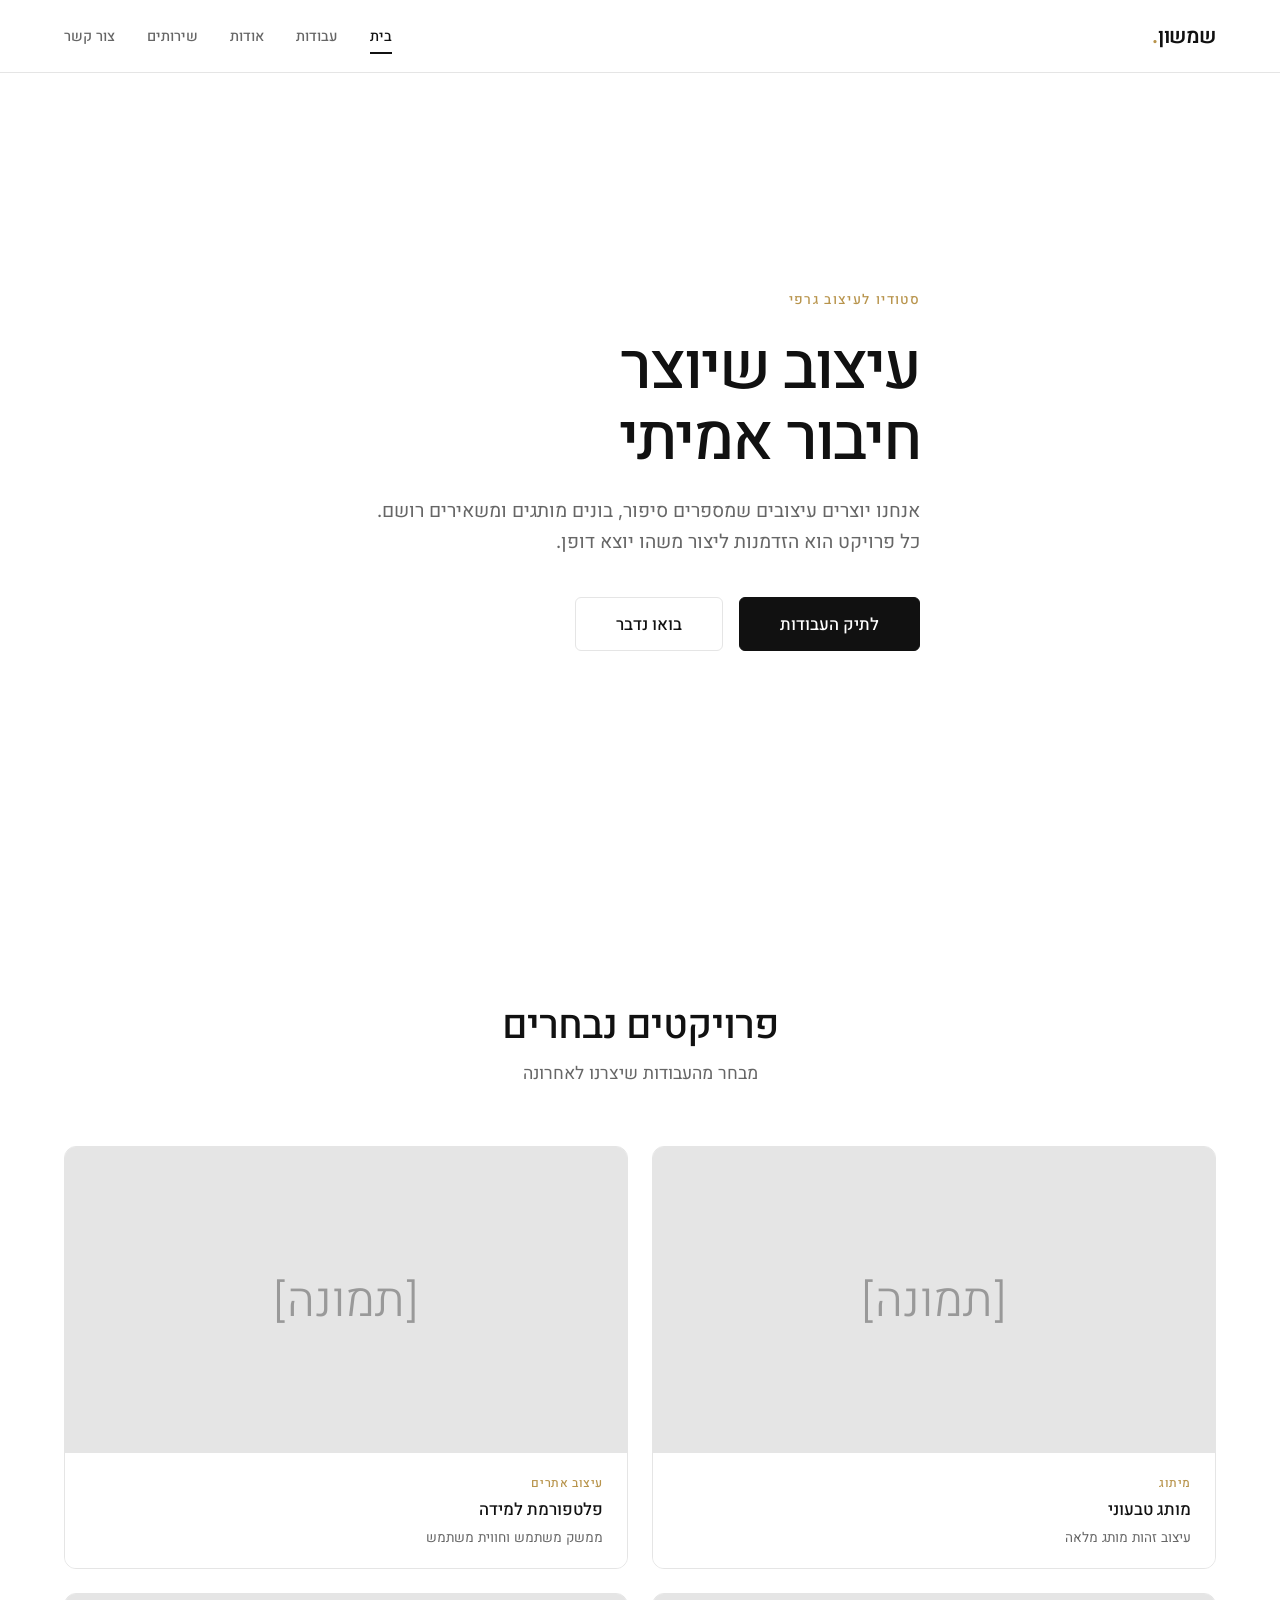
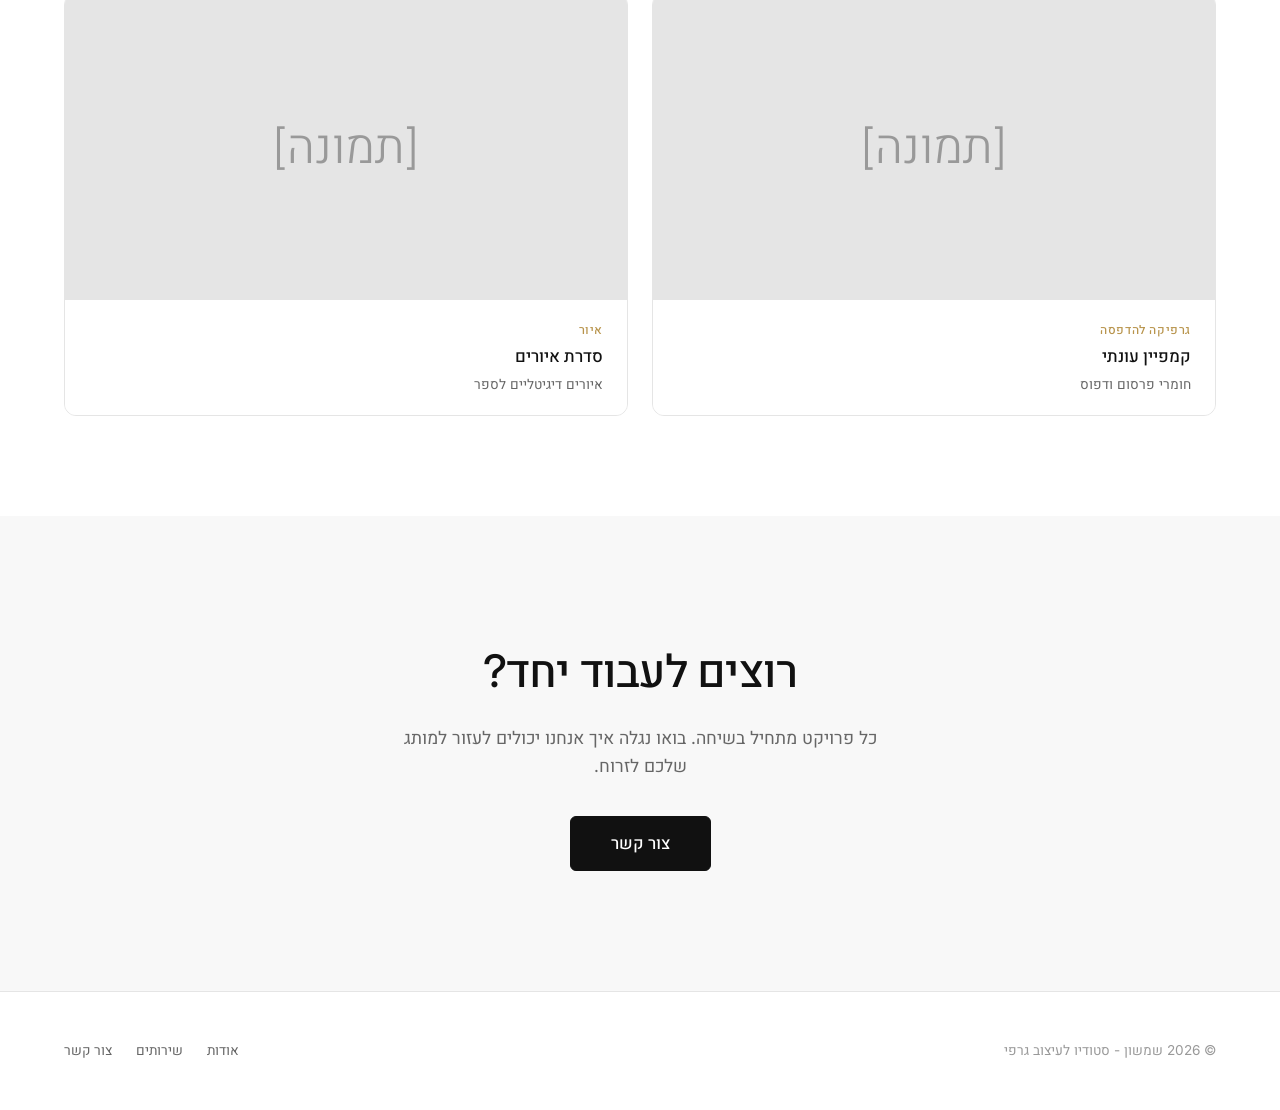
<file: index.html>
<!DOCTYPE html>
<html lang="he" dir="rtl">
<head>
  <meta charset="UTF-8">
  <meta name="viewport" content="width=device-width, initial-scale=1.0">
  <meta name="description" content="סטודיו שמשון - סטודיו לעיצוב גרפי. מיתוג, עיצוב אתרים, גרפיקה להדפסה ואיור.">
  <title>שמשון - סטודיו לעיצוב גרפי</title>
  <link rel="preconnect" href="https://fonts.googleapis.com">
  <link rel="preconnect" href="https://fonts.gstatic.com" crossorigin>
  <link href="https://fonts.googleapis.com/css2?family=Inter:wght@300;400;500;600&family=Heebo:wght@300;400;500;600&display=swap" rel="stylesheet">
  <link rel="stylesheet" href="css/style.css">
</head>
<body>
  <header class="header">
    <div class="container header-inner">
      <a href="index.html" class="logo">שמשון<span>.</span></a>
      <button class="menu-toggle" aria-label="תפריט ניווט">
        <span></span>
        <span></span>
        <span></span>
      </button>
      <nav class="nav" role="navigation">
        <a href="index.html" class="active">בית</a>
        <a href="works.html">עבודות</a>
        <a href="about.html">אודות</a>
        <a href="services.html">שירותים</a>
        <a href="contact.html">צור קשר</a>
      </nav>
    </div>
  </header>

  <main>
    <section class="hero">
      <div class="container">
        <div class="hero-content fade-in">
          <span class="hero-tag">סטודיו לעיצוב גרפי</span>
          <h1 class="hero-title">עיצוב שיוצר<br>חיבור <em>אמיתי</em></h1>
          <p class="hero-subtitle">אנחנו יוצרים עיצובים שמספרים סיפור, בונים מותגים ומשאירים רושם. כל פרויקט הוא הזדמנות ליצור משהו יוצא דופן.</p>
          <div class="hero-actions">
            <a href="works.html" class="btn btn-primary btn-large">לתיק העבודות</a>
            <a href="contact.html" class="btn btn-outline btn-large">בואו נדבר</a>
          </div>
        </div>
      </div>
    </section>

    <section class="section">
      <div class="container">
        <div class="text-center fade-in">
          <h2 class="section-title">פרויקטים נבחרים</h2>
          <p class="section-subtitle">מבחר מהעבודות שיצרנו לאחרונה</p>
        </div>
        <div class="projects-grid">
          <a href="case-study.html?project=1" class="project-card fade-in">
            <div class="project-card-image">
              <div class="placeholder">[תמונה]</div>
            </div>
            <div class="project-card-info">
              <div class="project-card-category">מיתוג</div>
              <h3 class="project-card-title">מותג טבעוני</h3>
              <p class="project-card-description">עיצוב זהות מותג מלאה</p>
            </div>
          </a>
          <a href="case-study.html?project=2" class="project-card fade-in">
            <div class="project-card-image">
              <div class="placeholder">[תמונה]</div>
            </div>
            <div class="project-card-info">
              <div class="project-card-category">עיצוב אתר</div>
              <h3 class="project-card-title">פלטפורמת למידה</h3>
              <p class="project-card-description">ממשק משתמש וחווית משתמש</p>
            </div>
          </a>
          <a href="case-study.html?project=3" class="project-card fade-in">
            <div class="project-card-image">
              <div class="placeholder">[תמונה]</div>
            </div>
            <div class="project-card-info">
              <div class="project-card-category">גרפיקה להדפסה</div>
              <h3 class="project-card-title">קמפיין עונתי</h3>
              <p class="project-card-description">חומרי פרסום ודפוס</p>
            </div>
          </a>
          <a href="case-study.html?project=4" class="project-card fade-in">
            <div class="project-card-image">
              <div class="placeholder">[תמונה]</div>
            </div>
            <div class="project-card-info">
              <div class="project-card-category">איור</div>
              <h3 class="project-card-title">סדרת איורים</h3>
              <p class="project-card-description">איורים דיגיטליים לספר</p>
            </div>
          </a>
        </div>
      </div>
    </section>

    <section class="cta-section fade-in">
      <div class="container">
        <h2 class="cta-title">רוצים לעבוד יחד?</h2>
        <p class="cta-subtitle">כל פרויקט מתחיל בשיחה. בואו נגלה איך אנחנו יכולים לעזור למותג שלכם לזרוח.</p>
        <a href="contact.html" class="btn btn-primary btn-large">צור קשר</a>
      </div>
    </section>
  </main>

  <footer class="footer">
    <div class="container footer-inner">
      <div class="footer-copyright">&copy; 2026 שמשון - סטודיו לעיצוב גרפי</div>
      <div class="footer-links">
        <a href="about.html">אודות</a>
        <a href="services.html">שירותים</a>
        <a href="contact.html">צור קשר</a>
      </div>
    </div>
  </footer>

  <script src="js/data.js"></script>
  <script src="js/main.js"></script>
</body>
</html>
</file>
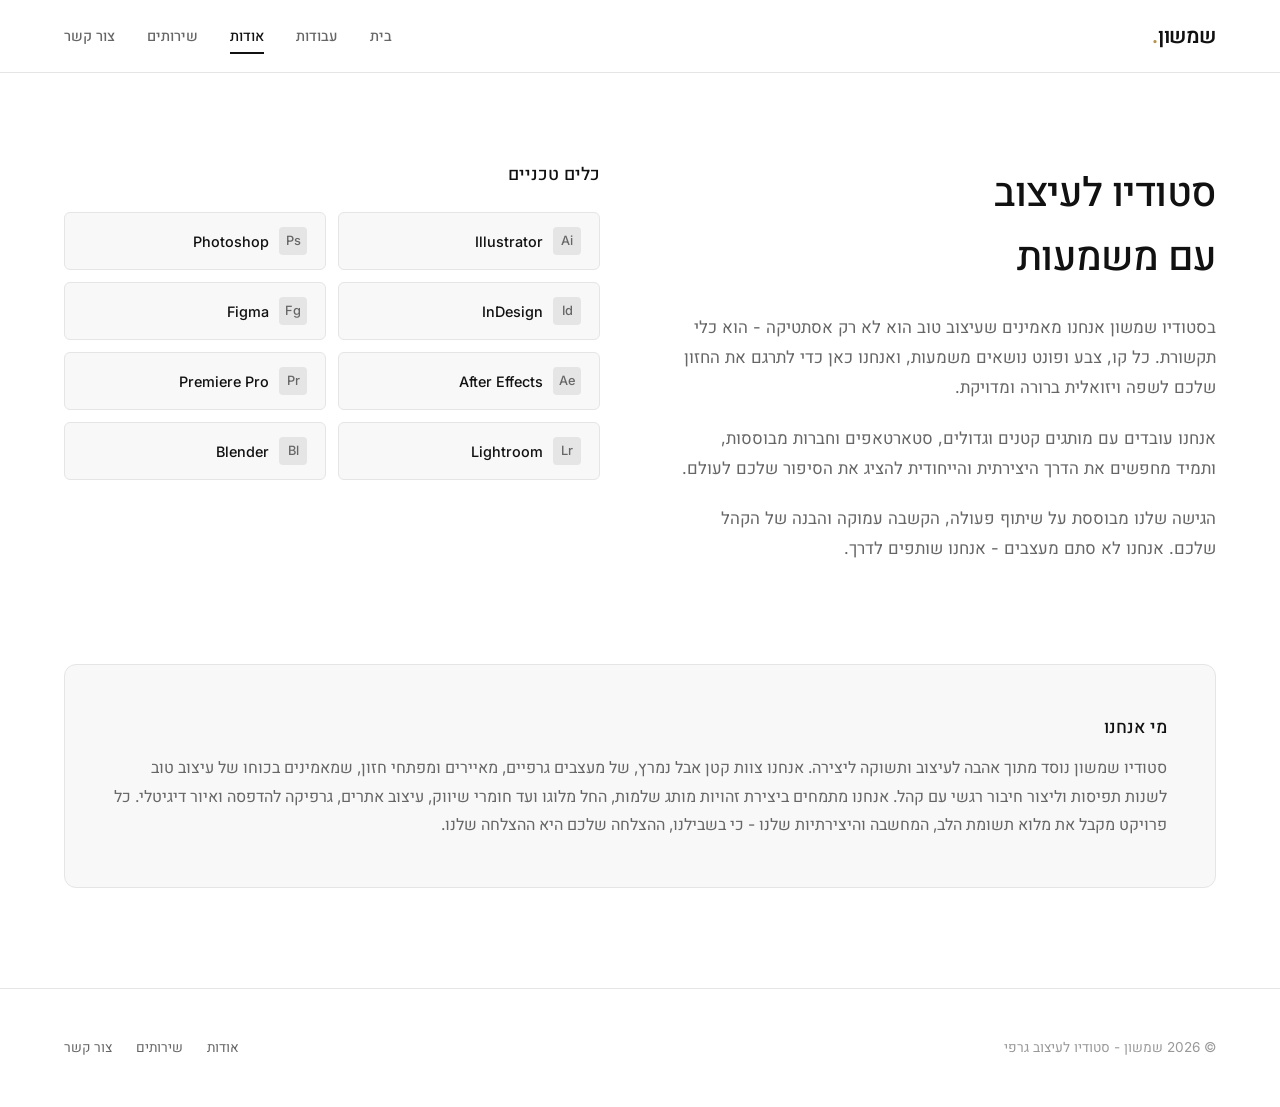
<file: about.html>
<!DOCTYPE html>
<html lang="he" dir="rtl">
<head>
  <meta charset="UTF-8">
  <meta name="viewport" content="width=device-width, initial-scale=1.0">
  <meta name="description" content="אודות סטודיו שמשון - סטודיו לעיצוב גרפי. כלים טכניים, ביוגרפיה וגישת עבודה.">
  <title>אודות - שמשון</title>
  <link rel="preconnect" href="https://fonts.googleapis.com">
  <link rel="preconnect" href="https://fonts.gstatic.com" crossorigin>
  <link href="https://fonts.googleapis.com/css2?family=Inter:wght@300;400;500;600&family=Heebo:wght@300;400;500;600&display=swap" rel="stylesheet">
  <link rel="stylesheet" href="css/style.css">
</head>
<body>
  <header class="header">
    <div class="container header-inner">
      <a href="index.html" class="logo">שמשון<span>.</span></a>
      <button class="menu-toggle" aria-label="תפריט ניווט">
        <span></span>
        <span></span>
        <span></span>
      </button>
      <nav class="nav" role="navigation">
        <a href="index.html">בית</a>
        <a href="works.html">עבודות</a>
        <a href="about.html" class="active">אודות</a>
        <a href="services.html">שירותים</a>
        <a href="contact.html">צור קשר</a>
      </nav>
    </div>
  </header>

  <main>
    <section class="about-section">
      <div class="container">
        <div class="about-grid">
          <div class="about-text fade-in">
            <h1 class="about-title">סטודיו לעיצוב<br>עם משמעות</h1>
            <p>בסטודיו שמשון אנחנו מאמינים שעיצוב טוב הוא לא רק אסתטיקה - הוא כלי תקשורת. כל קו, צבע ופונט נושאים משמעות, ואנחנו כאן כדי לתרגם את החזון שלכם לשפה ויזואלית ברורה ומדויקת.</p>
            <p>אנחנו עובדים עם מותגים קטנים וגדולים, סטארטאפים וחברות מבוססות, ותמיד מחפשים את הדרך היצירתית והייחודית להציג את הסיפור שלכם לעולם.</p>
            <p>הגישה שלנו מבוססת על שיתוף פעולה, הקשבה עמוקה והבנה של הקהל שלכם. אנחנו לא סתם מעצבים - אנחנו שותפים לדרך.</p>
          </div>
          <div class="about-tools fade-in">
            <h3>כלים טכניים</h3>
            <div class="tools-grid">
              <div class="tool-item">
                <div class="tool-icon">Ai</div>
                Illustrator
              </div>
              <div class="tool-item">
                <div class="tool-icon">Ps</div>
                Photoshop
              </div>
              <div class="tool-item">
                <div class="tool-icon">Id</div>
                InDesign
              </div>
              <div class="tool-item">
                <div class="tool-icon">Fg</div>
                Figma
              </div>
              <div class="tool-item">
                <div class="tool-icon">Ae</div>
                After Effects
              </div>
              <div class="tool-item">
                <div class="tool-icon">Pr</div>
                Premiere Pro
              </div>
              <div class="tool-item">
                <div class="tool-icon">Lr</div>
                Lightroom
              </div>
              <div class="tool-item">
                <div class="tool-icon">Bl</div>
                Blender
              </div>
            </div>
          </div>
        </div>

        <div class="about-bio fade-in">
          <h3>מי אנחנו</h3>
          <p>סטודיו שמשון נוסד מתוך אהבה לעיצוב ותשוקה ליצירה. אנחנו צוות קטן אבל נמרץ, של מעצבים גרפיים, מאיירים ומפתחי חזון, שמאמינים בכוחו של עיצוב טוב לשנות תפיסות וליצור חיבור רגשי עם קהל. אנחנו מתמחים ביצירת זהויות מותג שלמות, החל מלוגו ועד חומרי שיווק, עיצוב אתרים, גרפיקה להדפסה ואיור דיגיטלי. כל פרויקט מקבל את מלוא תשומת הלב, המחשבה והיצירתיות שלנו - כי בשבילנו, ההצלחה שלכם היא ההצלחה שלנו.</p>
        </div>
      </div>
    </section>
  </main>

  <footer class="footer">
    <div class="container footer-inner">
      <div class="footer-copyright">&copy; 2026 שמשון - סטודיו לעיצוב גרפי</div>
      <div class="footer-links">
        <a href="about.html">אודות</a>
        <a href="services.html">שירותים</a>
        <a href="contact.html">צור קשר</a>
      </div>
    </div>
  </footer>

  <script src="js/data.js"></script>
  <script src="js/main.js"></script>
</body>
</html>
</file>
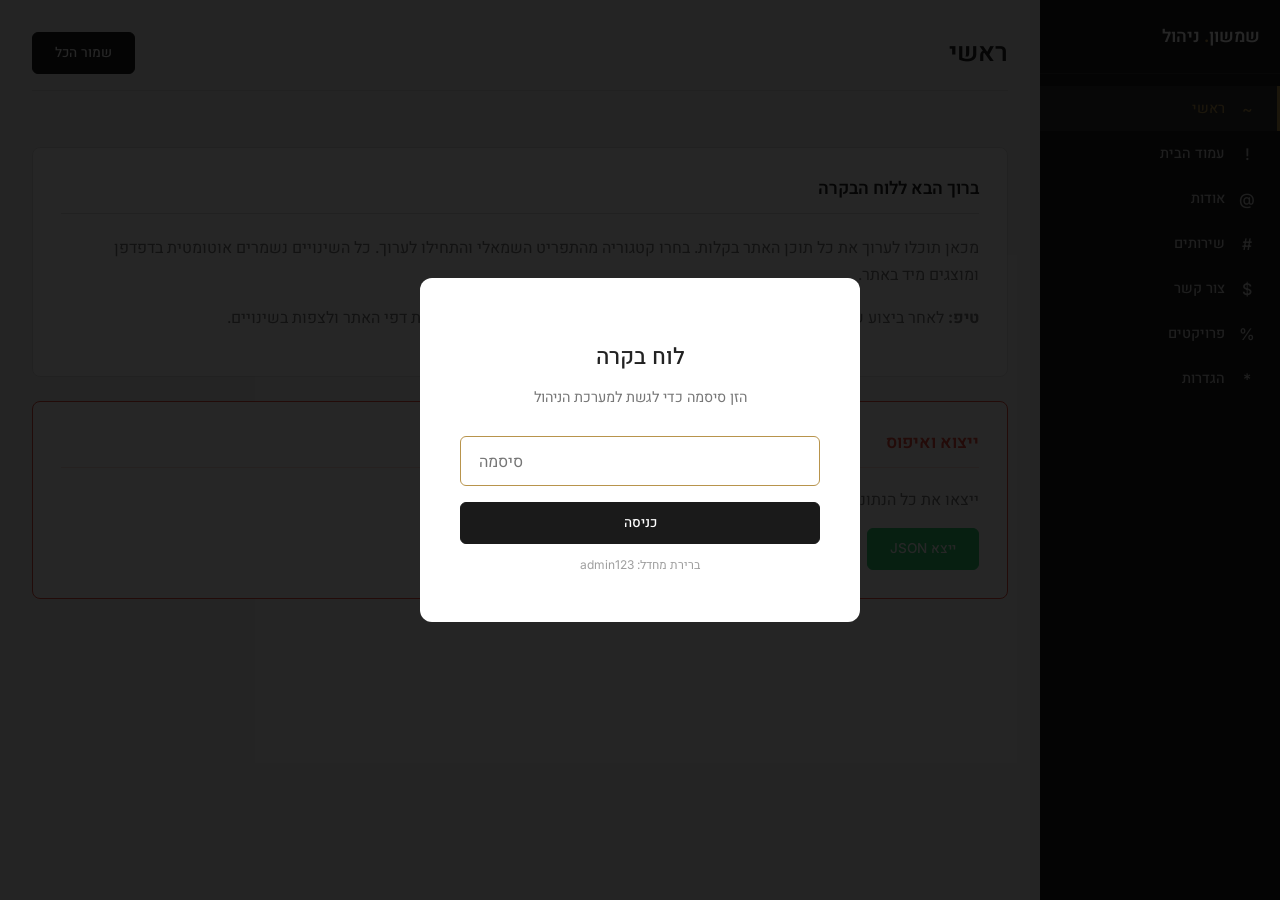
<file: admin.html>
<!DOCTYPE html>
<html lang="he" dir="rtl">
<head>
  <meta charset="UTF-8">
  <meta name="viewport" content="width=device-width, initial-scale=1.0">
  <title>לוח בקרה - שמשון</title>
  <link rel="preconnect" href="https://fonts.googleapis.com">
  <link rel="preconnect" href="https://fonts.gstatic.com" crossorigin>
  <link href="https://fonts.googleapis.com/css2?family=Inter:wght@300;400;500;600&family=Heebo:wght@300;400;500;600&display=swap" rel="stylesheet">
  <link rel="stylesheet" href="css/admin.css">
</head>
<body class="admin-body">

  <div class="login-overlay" id="loginOverlay">
    <div class="login-box">
      <h1>לוח בקרה</h1>
      <p>הזן סיסמה כדי לגשת למערכת הניהול</p>
      <input type="password" id="passwordInput" placeholder="סיסמה" autocomplete="off">
      <div class="error" id="loginError">סיסמה שגויה</div>
      <button class="btn btn-primary" id="loginBtn" style="width:100%;justify-content:center;">כניסה</button>
      <div class="hint">ברירת מחדל: admin123</div>
    </div>
  </div>

  <aside class="sidebar">
    <div class="sidebar-header">
      <h2>שמשון<span>.</span> ניהול</h2>
    </div>
    <nav class="sidebar-nav">
      <a href="#" class="active" data-section="dashboard"><span class="icon">~</span><span>ראשי</span></a>
      <a href="#" data-section="hero"><span class="icon">!</span><span>עמוד הבית</span></a>
      <a href="#" data-section="about"><span class="icon">@</span><span>אודות</span></a>
      <a href="#" data-section="services"><span class="icon">#</span><span>שירותים</span></a>
      <a href="#" data-section="contact"><span class="icon">$</span><span>צור קשר</span></a>
      <a href="#" data-section="projects"><span class="icon">%</span><span>פרויקטים</span></a>
      <a href="#" data-section="settings"><span class="icon">*</span><span>הגדרות</span></a>
    </nav>
  </aside>

  <main class="main-content" id="mainContent">

    <!-- Dashboard -->
    <section class="admin-section active" id="section-dashboard">
      <div class="page-header">
        <h1>ראשי</h1>
        <div class="actions">
          <button class="btn btn-primary" id="saveAllBtn">שמור הכל</button>
        </div>
      </div>
      <div class="stats-grid" id="statsGrid"></div>
      <div class="admin-card">
        <h2>ברוך הבא ללוח הבקרה</h2>
        <p style="color:var(--admin-text-secondary);line-height:1.7;">מכאן תוכלו לערוך את כל תוכן האתר בקלות. בחרו קטגוריה מהתפריט השמאלי והתחילו לערוך. כל השינויים נשמרים אוטומטית בדפדפן ומוצגים מיד באתר.</p>
        <p style="color:var(--admin-text-secondary);line-height:1.7;margin-top:8px;"><strong>טיפ:</strong> לאחר ביצוע שינויים, לחצו על "שמור הכל" כדי לוודא שהכל נשמר. תוכלו לרענן את דפי האתר ולצפות בשינויים.</p>
      </div>
      <div class="admin-card danger-zone">
        <h2>ייצוא ואיפוס</h2>
        <p style="color:var(--admin-text-secondary);margin-bottom:16px;">ייצאו את כל הנתונים לקובץ JSON לגיבוי, או אפסו את כל התוכן לברירת המחדל.</p>
        <div style="display:flex;gap:10px;flex-wrap:wrap;">
          <button class="btn btn-success" id="exportBtn">ייצא JSON</button>
          <button class="btn btn-warning" id="importBtn">ייבא JSON</button>
          <button class="btn btn-danger" id="resetBtn">אפס לברירת מחדל</button>
        </div>
        <input type="file" id="importFileInput" accept=".json" style="display:none;">
      </div>
    </section>

    <!-- Hero Section -->
    <section class="admin-section" id="section-hero">
      <div class="page-header">
        <h1>עמוד הבית</h1>
        <div class="actions">
          <button class="btn btn-primary save-section-btn" data-section="hero">שמור</button>
        </div>
      </div>
      <div class="admin-card">
        <h2>תגית עליונה</h2>
        <div class="form-group">
          <label>טקסט התגית</label>
          <input type="text" id="hero-tag" data-path="hero.tag">
        </div>
      </div>
      <div class="admin-card">
        <h2>כותרת ראשית (Hero)</h2>
        <div class="form-group">
          <label>כותרת</label>
          <textarea id="hero-title" data-path="hero.title" rows="3"></textarea>
          <div class="hint">ניתן להשתמש ב-&lt;br&gt; למעבר שורה</div>
        </div>
        <div class="form-group">
          <label>תת-כותרת</label>
          <textarea id="hero-subtitle" data-path="hero.subtitle" rows="3"></textarea>
        </div>
      </div>
      <div class="admin-card">
        <h2>כפתורי CTA</h2>
        <div class="form-row">
          <div class="form-group">
            <label>טקסט כפתור ראשי</label>
            <input type="text" id="hero-cta1" data-path="hero.cta1">
          </div>
          <div class="form-group">
            <label>קישור כפתור ראשי</label>
            <input type="text" id="hero-cta1Link" data-path="hero.cta1Link">
          </div>
        </div>
        <div class="form-row">
          <div class="form-group">
            <label>טקסט כפתור משני</label>
            <input type="text" id="hero-cta2" data-path="hero.cta2">
          </div>
          <div class="form-group">
            <label>קישור כפתור משני</label>
            <input type="text" id="hero-cta2Link" data-path="hero.cta2Link">
          </div>
        </div>
      </div>
    </section>

    <!-- About Section -->
    <section class="admin-section" id="section-about">
      <div class="page-header">
        <h1>אודות</h1>
        <div class="actions">
          <button class="btn btn-primary save-section-btn" data-section="about">שמור</button>
        </div>
      </div>
      <div class="admin-card">
        <h2>כותרת</h2>
        <div class="form-group">
          <label>כותרת העמוד</label>
          <textarea id="about-title" data-path="about.title" rows="2"></textarea>
          <div class="hint">ניתן להשתמש ב-&lt;br&gt; למעבר שורה</div>
        </div>
      </div>
      <div class="admin-card">
        <h2>פסקאות תיאור</h2>
        <div class="form-group">
          <label>פסקה 1</label>
          <textarea id="about-p1" data-path="about.paragraphs.0" rows="4"></textarea>
        </div>
        <div class="form-group">
          <label>פסקה 2</label>
          <textarea id="about-p2" data-path="about.paragraphs.1" rows="4"></textarea>
        </div>
        <div class="form-group">
          <label>פסקה 3</label>
          <textarea id="about-p3" data-path="about.paragraphs.2" rows="4"></textarea>
        </div>
      </div>
      <div class="admin-card">
        <h2>כלים טכניים</h2>
        <div id="toolsEditor"></div>
        <div style="margin-top:12px;">
          <button class="btn btn-sm" id="addToolBtn">+ הוסף כלי</button>
        </div>
      </div>
      <div class="admin-card">
        <h2>ביוגרפיה</h2>
        <div class="form-group">
          <label>ביוגרפיה</label>
          <textarea id="about-bio" data-path="about.bio" rows="6"></textarea>
        </div>
      </div>
    </section>

    <!-- Services Section -->
    <section class="admin-section" id="section-services">
      <div class="page-header">
        <h1>שירותים</h1>
        <div class="actions">
          <button class="btn btn-primary save-section-btn" data-section="services">שמור</button>
        </div>
      </div>
      <div class="admin-card">
        <h2>טקסט מבוא</h2>
        <div class="form-group">
          <label>טקסט מבוא</label>
          <textarea id="services-intro" data-path="services.intro" rows="3"></textarea>
        </div>
      </div>
      <div class="admin-card">
        <h2>שלבי תהליך העבודה</h2>
        <div id="processEditor"></div>
        <div style="margin-top:12px;">
          <button class="btn btn-sm" id="addProcessBtn">+ הוסף שלב</button>
        </div>
      </div>
      <div class="admin-card">
        <h2>פלח קהל יעד</h2>
        <div class="form-group">
          <label>כותרת</label>
          <input type="text" id="services-targetTitle" data-path="services.targetTitle">
        </div>
        <div class="form-group">
          <label>תיאור</label>
          <textarea id="services-targetDescription" data-path="services.targetDescription" rows="4"></textarea>
        </div>
      </div>
    </section>

    <!-- Contact Section -->
    <section class="admin-section" id="section-contact">
      <div class="page-header">
        <h1>צור קשר</h1>
        <div class="actions">
          <button class="btn btn-primary save-section-btn" data-section="contact">שמור</button>
        </div>
      </div>
      <div class="admin-card">
        <h2>כותרת ותיאור</h2>
        <div class="form-group">
          <label>כותרת</label>
          <input type="text" id="contact-heading" data-path="contact.heading">
        </div>
        <div class="form-group">
          <label>תיאור</label>
          <textarea id="contact-description" data-path="contact.description" rows="3"></textarea>
        </div>
      </div>
      <div class="admin-card">
        <h2>פרטי התקשרות</h2>
        <div class="form-row">
          <div class="form-group">
            <label>אימייל</label>
            <input type="email" id="contact-email" data-path="contact.email">
          </div>
          <div class="form-group">
            <label>טלפון</label>
            <input type="text" id="contact-phone" data-path="contact.phone">
          </div>
        </div>
        <div class="form-group">
          <label>מיקום</label>
          <input type="text" id="contact-location" data-path="contact.location">
        </div>
      </div>
      <div class="admin-card">
        <h2>רשתות חברתיות</h2>
        <div id="socialEditor"></div>
        <div style="margin-top:12px;">
          <button class="btn btn-sm" id="addSocialBtn">+ הוסף רשת חברתית</button>
        </div>
      </div>
      <div class="admin-card">
        <h2>תוויות טופס</h2>
        <div class="form-row">
          <div class="form-group">
            <label>תווית שם</label>
            <input type="text" id="contact-formName" data-path="contact.formLabels.name">
          </div>
          <div class="form-group">
            <label>תווית אימייל</label>
            <input type="text" id="contact-formEmail" data-path="contact.formLabels.email">
          </div>
        </div>
        <div class="form-row">
          <div class="form-group">
            <label>תווית הודעה</label>
            <input type="text" id="contact-formMessage" data-path="contact.formLabels.message">
          </div>
          <div class="form-group">
            <label>תווית שלח</label>
            <input type="text" id="contact-formSubmit" data-path="contact.formLabels.submit">
          </div>
        </div>
      </div>
    </section>

    <!-- Projects Section -->
    <section class="admin-section" id="section-projects">
      <div class="page-header">
        <h1>פרויקטים</h1>
        <div class="actions">
          <button class="btn btn-primary" id="addProjectBtn">+ פרויקט חדש</button>
        </div>
      </div>
      <div class="admin-card">
        <table class="projects-table">
          <thead>
            <tr>
              <th>#</th>
              <th>כותרת</th>
              <th>קטגוריה</th>
              <th>לקוח</th>
              <th>שנה</th>
              <th>פעולות</th>
            </tr>
          </thead>
          <tbody id="projectsTableBody"></tbody>
        </table>
      </div>
    </section>

    <!-- Settings -->
    <section class="admin-section" id="section-settings">
      <div class="page-header">
        <h1>הגדרות</h1>
        <div class="actions">
          <button class="btn btn-primary save-section-btn" data-section="settings">שמור</button>
        </div>
      </div>
      <div class="admin-card">
        <h2>הגדרות אתר</h2>
        <div class="form-group">
          <label>שם האתר</label>
          <input type="text" id="settings-siteName" data-path="site.name">
        </div>
        <div class="form-group">
          <label>תגית</label>
          <input type="text" id="settings-siteTagline" data-path="site.tagline">
        </div>
        <div class="form-group">
          <label>תיאור האתר</label>
          <textarea id="settings-siteDescription" data-path="site.description" rows="3"></textarea>
        </div>
      </div>
      <div class="admin-card">
        <h2>כותרות מקרה בוחן</h2>
        <div class="form-row">
          <div class="form-group">
            <label>כותרת אתגר</label>
            <input type="text" id="settings-challengeHeading">
          </div>
          <div class="form-group">
            <label>כותרת פתרון</label>
            <input type="text" id="settings-solutionHeading">
          </div>
        </div>
        <div class="form-group">
          <label>כותרת תוצאה</label>
          <input type="text" id="settings-resultHeading">
        </div>
      </div>
      <div class="admin-card">
        <h2>תגיות קטגוריה</h2>
        <p style="color:var(--admin-text-secondary);font-size:0.85rem;margin-bottom:16px;">ניהול תגיות הקטגוריה. שים לב: מחיקת תגית תשפיע על כל הפרויקטים שמשתמשים בה.</p>
        <div id="categoriesEditor"></div>
        <div style="margin-top:12px;">
          <button class="btn btn-sm" id="addCategoryBtn">+ הוסף תגית</button>
        </div>
      </div>
      <div class="admin-card">
        <h2>Footer</h2>
        <div class="form-group">
          <label>טקסט זכויות יוצרים</label>
          <input type="text" id="settings-footerCopyright" data-path="site.name">
          <div class="hint">יוצג כ: &copy; 2026 [הטקסט שלך]</div>
        </div>
      </div>
      <div class="admin-card">
        <h2>סיסמת ניהול</h2>
        <div class="form-group">
          <label>סיסמה חדשה</label>
          <input type="text" id="settings-newPassword" placeholder="השאר ריק לשמירת הסיסמה הנוכחית">
          <div class="hint">סיסמה נוכחית: admin123</div>
        </div>
      </div>
    </section>
  </main>

  <!-- Project Edit Modal -->
  <div class="modal-overlay" id="projectModal">
    <div class="modal">
      <h2 id="modalTitle">עריכת פרויקט</h2>
      <div class="form-row">
        <div class="form-group">
          <label>כותרת</label>
          <input type="text" id="proj-title">
        </div>
        <div class="form-group">
          <label>קטגוריה</label>
          <select id="proj-category"></select>
        </div>
      </div>
      <div class="form-row">
        <div class="form-group">
          <label>תג (tag)</label>
          <input type="text" id="proj-tag">
        </div>
        <div class="form-group">
          <label>לקוח</label>
          <input type="text" id="proj-client">
        </div>
      </div>
      <div class="form-row">
        <div class="form-group">
          <label>שירות</label>
          <input type="text" id="proj-service">
        </div>
        <div class="form-group">
          <label>שנה</label>
          <input type="text" id="proj-year">
        </div>
      </div>
      <div class="form-row">
        <div class="form-group">
          <label>תיאור קצר</label>
          <input type="text" id="proj-description">
        </div>
        <div class="form-group">
          <label>תמונה</label>
          <input type="text" id="proj-image" placeholder="assets/example.jpg">
          <div class="hint">הכנס כתובת URL או נתיב לקובץ ב-assets/</div>
        </div>
      </div>
      <div class="form-group">
        <label>או העלה תמונה מהמחשב</label>
        <input type="file" id="proj-imageUpload" accept="image/*">
        <div class="hint">התמונה תומר לקובץ base64 (מומלץ לתמונות קטנות)</div>
        <div id="proj-imagePreview" style="margin-top:8px;max-width:200px;display:none;"></div>
      </div>
      <div style="background:var(--admin-input-bg);padding:16px;border-radius:6px;margin:16px 0;border:1px solid var(--admin-border);">
        <h3 style="font-size:0.9rem;font-weight:600;margin:0 0 12px;">כותרות מותאמות אישית (אופציונלי)</h3>
        <p style="font-size:0.8rem;color:var(--admin-text-secondary);margin-bottom:12px;">אם תרצה כותרות שונות מברירת המחדל לפרויקט זה בלבד</p>
        <div class="form-row">
          <div class="form-group">
            <label>כותרת אתגר</label>
            <input type="text" id="proj-challengeHeading" placeholder="השאר ריק לברירת מחדל">
          </div>
          <div class="form-group">
            <label>כותרת פתרון</label>
            <input type="text" id="proj-solutionHeading" placeholder="השאר ריק לברירת מחדל">
          </div>
        </div>
        <div class="form-group">
          <label>כותרת תוצאה</label>
          <input type="text" id="proj-resultHeading" placeholder="השאר ריק לברירת מחדל">
        </div>
      </div>
      <div class="form-group">
        <label>אתגר</label>
        <textarea id="proj-challenge" rows="3"></textarea>
      </div>
      <div class="form-group">
        <label>פתרון</label>
        <textarea id="proj-solution" rows="3"></textarea>
      </div>
      <div class="form-group">
        <label>תוצאה (טקסט)</label>
        <textarea id="proj-result" rows="3"></textarea>
      </div>
      <div class="form-group">
        <label>תוצאות מספריות - הזן כל שורה כ: מספר|תווית</label>
        <textarea id="proj-results" rows="3" placeholder="לדוגמה:&#10;40%|עליה במעורבות&#10;3x|חשיפה אורגנית&#10;95%|המלצות חיוביות"></textarea>
      </div>
      <div class="modal-actions">
        <button class="btn" id="modalCancel">ביטול</button>
        <button class="btn btn-primary" id="modalSave">שמור פרויקט</button>
      </div>
    </div>
  </div>

  <div class="toast" id="toast"></div>

  <script src="js/data.js"></script>
  <script src="js/admin.js"></script>
</body>
</html>
</file>
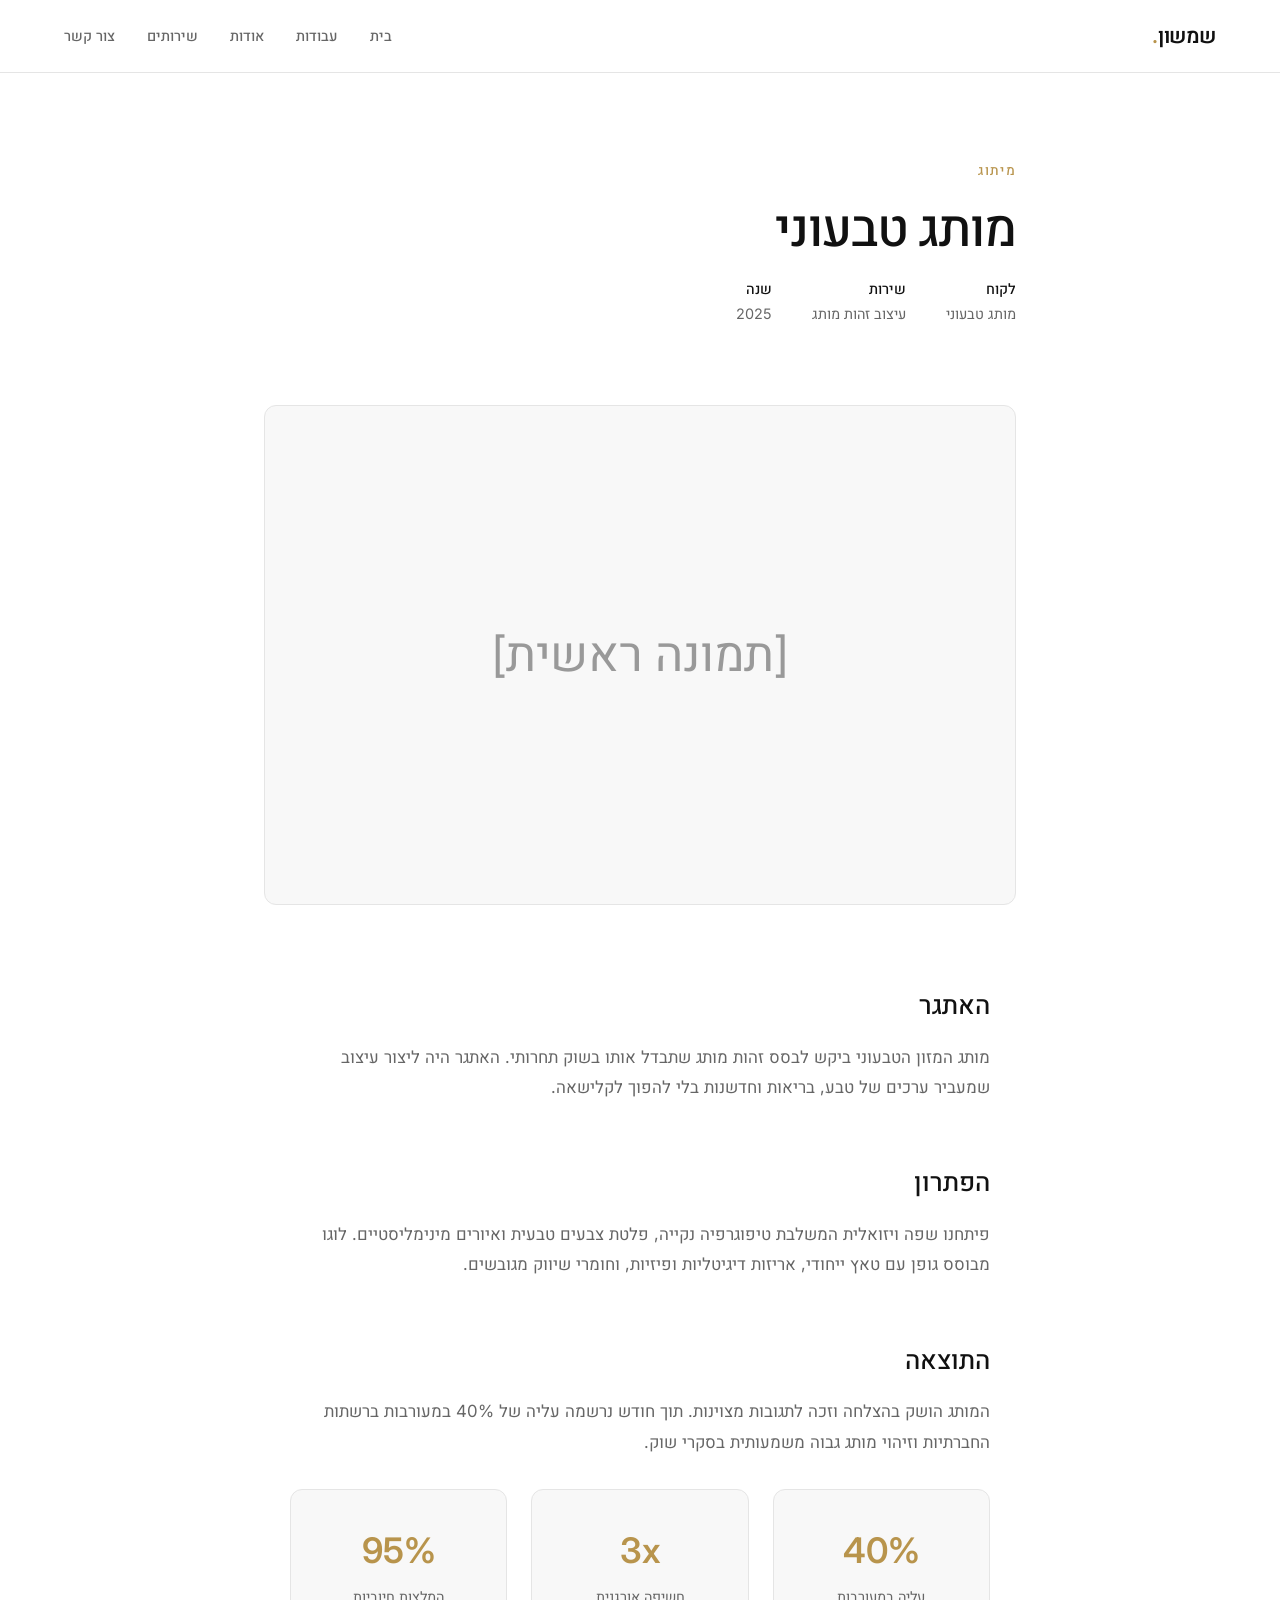
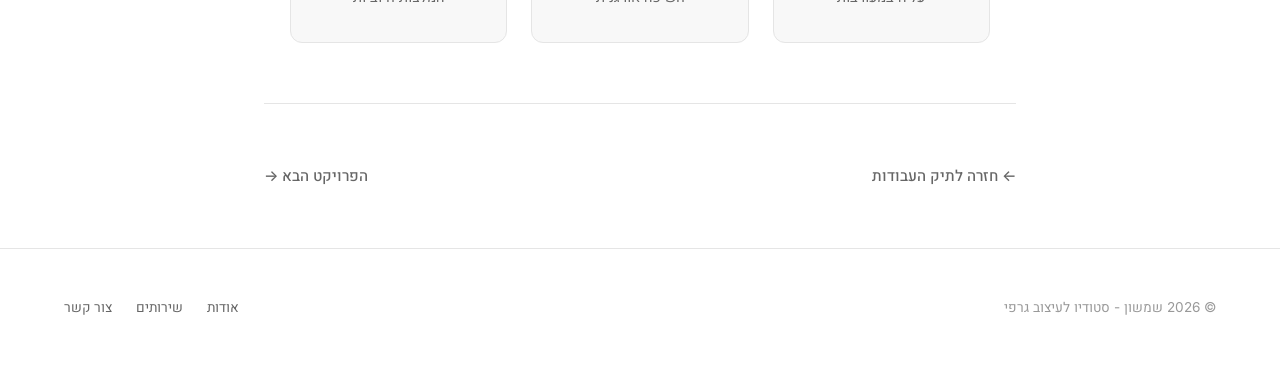
<file: case-study.html>
<!DOCTYPE html>
<html lang="he" dir="rtl">
<head>
  <meta charset="UTF-8">
  <meta name="viewport" content="width=device-width, initial-scale=1.0">
  <meta name="description" content="מקרה בוחן - פרויקט מיתוג של סטודיו שמשון">
  <title>מקרה בוחן - שמשון</title>
  <link rel="preconnect" href="https://fonts.googleapis.com">
  <link rel="preconnect" href="https://fonts.gstatic.com" crossorigin>
  <link href="https://fonts.googleapis.com/css2?family=Inter:wght@300;400;500;600&family=Heebo:wght@300;400;500;600&display=swap" rel="stylesheet">
  <link rel="stylesheet" href="css/style.css">
</head>
<body>
  <header class="header">
    <div class="container header-inner">
      <a href="index.html" class="logo">שמשון<span>.</span></a>
      <button class="menu-toggle" aria-label="תפריט ניווט">
        <span></span>
        <span></span>
        <span></span>
      </button>
      <nav class="nav" role="navigation">
        <a href="index.html">בית</a>
        <a href="works.html">עבודות</a>
        <a href="about.html">אודות</a>
        <a href="services.html">שירותים</a>
        <a href="contact.html">צור קשר</a>
      </nav>
    </div>
  </header>

  <main>
    <section class="case-hero fade-in">
      <div class="container-narrow">
        <span class="case-tag" id="caseTag">מיתוג</span>
        <h1 class="case-title" id="caseTitle">מותג טבעוני</h1>
        <div class="case-meta">
          <div class="case-meta-item">
            <strong>לקוח</strong>
            <span id="caseClient">מותג טבעוני</span>
          </div>
          <div class="case-meta-item">
            <strong>שירות</strong>
            <span id="caseService">עיצוב זהות מותג</span>
          </div>
          <div class="case-meta-item">
            <strong>שנה</strong>
            <span id="caseYear">2025</span>
          </div>
        </div>
      </div>
    </section>

    <div class="container-narrow fade-in">
      <div class="case-image-large" id="caseMainImage">[תמונה ראשית]</div>
    </div>

    <div class="case-content fade-in" id="caseContent">
      <div class="case-section">
        <h2 id="caseHeadingChallenge">האתגר</h2>
        <p id="caseChallenge">מותג המזון הטבעוני ביקש לבסס זהות מותג שתבדל אותו בשוק תחרותי. האתגר היה ליצור עיצוב שמעביר ערכים של טבע, בריאות וחדשנות בלי להפוך לקלישאה.</p>
      </div>
      <div class="case-section">
        <h2 id="caseHeadingSolution">הפתרון</h2>
        <p id="caseSolution">פיתחנו שפה ויזואלית המשלבת טיפוגרפיה נקייה, פלטת צבעים טבעית ואיורים מינימליסטיים. לוגו מבוסס גופן עם טאץ' ייחודי, אריזות דיגיטליות ופיזיות, וחומרי שיווק מגובשים.</p>
      </div>
      <div class="case-section">
        <h2 id="caseHeadingResult">התוצאה</h2>
        <p id="caseResult">המותג הושק בהצלחה וזכה לתגובות מצוינות. תוך חודש נרשמה עליה של 40% במעורבות ברשתות החברתיות וזיהוי מותג גבוה משמעותית בסקרי שוק.</p>
        <div class="case-results">
          <div class="case-result-item">
            <span class="number">40%</span>
            <span class="label">עליה במעורבות</span>
          </div>
          <div class="case-result-item">
            <span class="number">3x</span>
            <span class="label">חשיפה אורגנית</span>
          </div>
          <div class="case-result-item">
            <span class="number">95%</span>
            <span class="label">המלצות חיוביות</span>
          </div>
        </div>
      </div>
    </div>

    <div class="container-narrow">
      <div class="case-nav fade-in">
        <a href="works.html">&larr; חזרה לתיק העבודות</a>
        <a href="case-study.html?project=2">הפרויקט הבא &rarr;</a>
      </div>
    </div>
  </main>

  <footer class="footer">
    <div class="container footer-inner">
      <div class="footer-copyright">&copy; 2026 שמשון - סטודיו לעיצוב גרפי</div>
      <div class="footer-links">
        <a href="about.html">אודות</a>
        <a href="services.html">שירותים</a>
        <a href="contact.html">צור קשר</a>
      </div>
    </div>
  </footer>

  <script src="js/data.js"></script>
  <script src="js/main.js"></script>
</body>
</html>
</file>
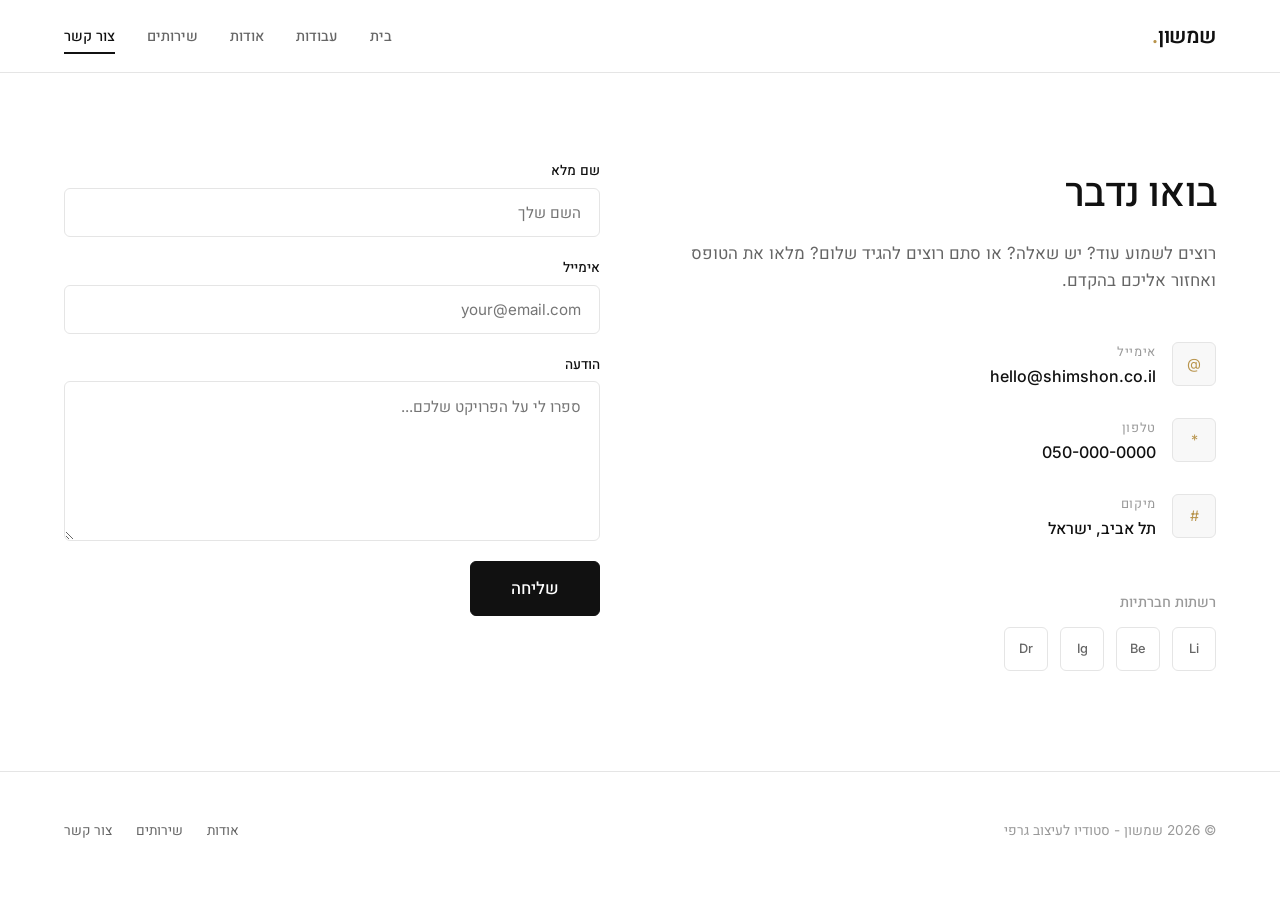
<file: contact.html>
<!DOCTYPE html>
<html lang="he" dir="rtl">
<head>
  <meta charset="UTF-8">
  <meta name="viewport" content="width=device-width, initial-scale=1.0">
  <meta name="description" content="צור קשר עם סטודיו שמשון - טופס יצירת קשר, פרטי התקשרות ורשתות חברתיות.">
  <title>צור קשר - שמשון</title>
  <link rel="preconnect" href="https://fonts.googleapis.com">
  <link rel="preconnect" href="https://fonts.gstatic.com" crossorigin>
  <link href="https://fonts.googleapis.com/css2?family=Inter:wght@300;400;500;600&family=Heebo:wght@300;400;500;600&display=swap" rel="stylesheet">
  <link rel="stylesheet" href="css/style.css">
</head>
<body>
  <header class="header">
    <div class="container header-inner">
      <a href="index.html" class="logo">שמשון<span>.</span></a>
      <button class="menu-toggle" aria-label="תפריט ניווט">
        <span></span>
        <span></span>
        <span></span>
      </button>
      <nav class="nav" role="navigation">
        <a href="index.html">בית</a>
        <a href="works.html">עבודות</a>
        <a href="about.html">אודות</a>
        <a href="services.html">שירותים</a>
        <a href="contact.html" class="active">צור קשר</a>
      </nav>
    </div>
  </header>

  <main>
    <section class="contact-page">
      <div class="container">
        <div class="contact-grid">
          <div class="contact-info-section fade-in">
            <h1>בואו נדבר</h1>
            <p>רוצים לשמוע עוד? יש שאלה? או סתם רוצים להגיד שלום? מלאו את הטופס ואחזור אליכם בהקדם.</p>

            <div class="contact-details">
              <div class="contact-detail-item">
                <div class="icon">@</div>
                <div>
                  <div class="detail-label">אימייל</div>
                  <div class="detail-value">hello@shimshon.co.il</div>
                </div>
              </div>
              <div class="contact-detail-item">
                <div class="icon">*</div>
                <div>
                  <div class="detail-label">טלפון</div>
                  <div class="detail-value">050-000-0000</div>
                </div>
              </div>
              <div class="contact-detail-item">
                <div class="icon">#</div>
                <div>
                  <div class="detail-label">מיקום</div>
                  <div class="detail-value">תל אביב, ישראל</div>
                </div>
              </div>
            </div>

            <h3 style="font-size: 0.9rem; font-weight: 500; margin-bottom: 14px; color: var(--color-text-light);">רשתות חברתיות</h3>
            <div class="social-links">
              <a href="#" class="social-link" target="_blank" rel="noopener">Li</a>
              <a href="#" class="social-link" target="_blank" rel="noopener">Be</a>
              <a href="#" class="social-link" target="_blank" rel="noopener">Ig</a>
              <a href="#" class="social-link" target="_blank" rel="noopener">Dr</a>
            </div>
          </div>

          <form class="contact-form fade-in" id="contactForm" novalidate>
            <div class="form-group">
              <label for="name">שם מלא</label>
              <input type="text" id="name" name="name" required placeholder="השם שלך">
            </div>
            <div class="form-group">
              <label for="email">אימייל</label>
              <input type="email" id="email" name="email" required placeholder="your@email.com">
            </div>
            <div class="form-group">
              <label for="message">הודעה</label>
              <textarea id="message" name="message" required placeholder="ספרו לי על הפרויקט שלכם..."></textarea>
            </div>
            <button type="submit" class="btn btn-primary btn-large" style="align-self: flex-start;">שליחה</button>
          </form>
        </div>
      </div>
    </section>
  </main>

  <footer class="footer">
    <div class="container footer-inner">
      <div class="footer-copyright">&copy; 2026 שמשון - סטודיו לעיצוב גרפי</div>
      <div class="footer-links">
        <a href="about.html">אודות</a>
        <a href="services.html">שירותים</a>
        <a href="contact.html">צור קשר</a>
      </div>
    </div>
  </footer>

  <script src="js/data.js"></script>
  <script src="js/main.js"></script>
</body>
</html>
</file>
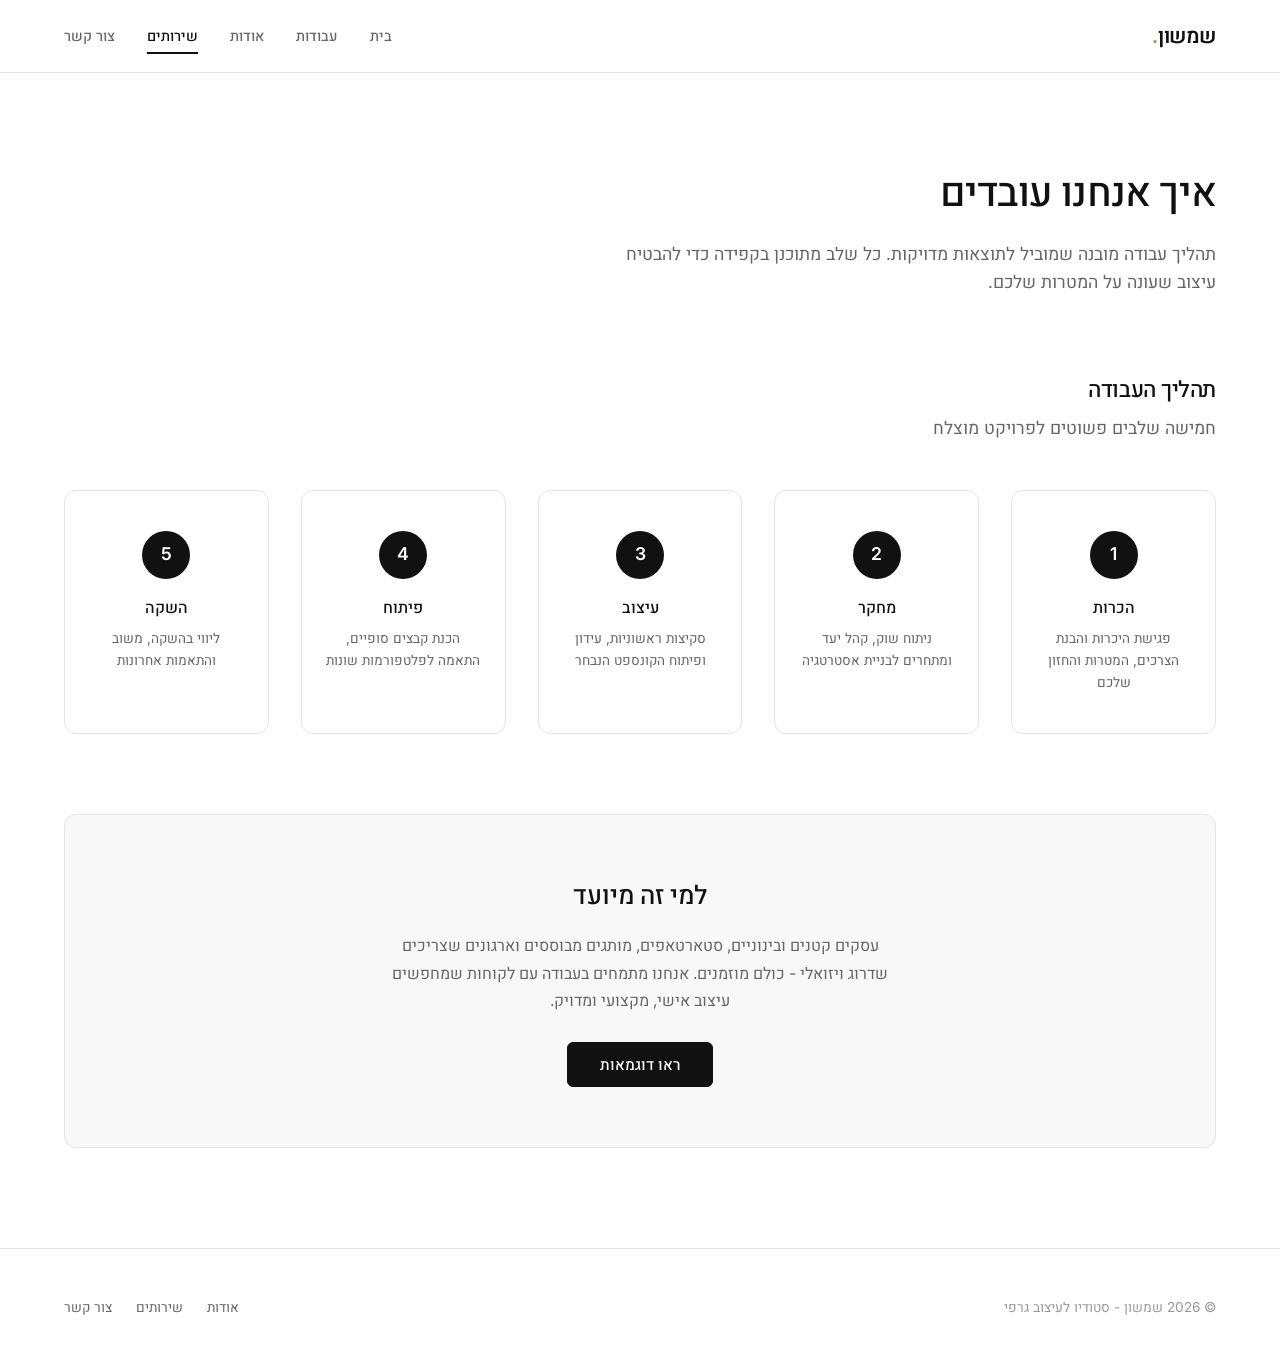
<file: services.html>
<!DOCTYPE html>
<html lang="he" dir="rtl">
<head>
  <meta charset="UTF-8">
  <meta name="viewport" content="width=device-width, initial-scale=1.0">
  <meta name="description" content="שירותי סטודיו שמשון - תהליך עבודה, מיתוג, עיצוב אתרים, גרפיקה להדפסה ואיור.">
  <title>שירותים - שמשון</title>
  <link rel="preconnect" href="https://fonts.googleapis.com">
  <link rel="preconnect" href="https://fonts.gstatic.com" crossorigin>
  <link href="https://fonts.googleapis.com/css2?family=Inter:wght@300;400;500;600&family=Heebo:wght@300;400;500;600&display=swap" rel="stylesheet">
  <link rel="stylesheet" href="css/style.css">
</head>
<body>
  <header class="header">
    <div class="container header-inner">
      <a href="index.html" class="logo">שמשון<span>.</span></a>
      <button class="menu-toggle" aria-label="תפריט ניווט">
        <span></span>
        <span></span>
        <span></span>
      </button>
      <nav class="nav" role="navigation">
        <a href="index.html">בית</a>
        <a href="works.html">עבודות</a>
        <a href="about.html">אודות</a>
        <a href="services.html" class="active">שירותים</a>
        <a href="contact.html">צור קשר</a>
      </nav>
    </div>
  </header>

  <main>
    <section class="services-page">
      <div class="container">
        <div class="services-intro fade-in">
          <h1>איך אנחנו עובדים</h1>
          <p>תהליך עבודה מובנה שמוביל לתוצאות מדויקות. כל שלב מתוכנן בקפידה כדי להבטיח עיצוב שעונה על המטרות שלכם.</p>
        </div>

        <h2 class="section-title fade-in" style="font-size: 1.4rem; margin-bottom: 12px;">תהליך העבודה</h2>
        <p class="section-subtitle fade-in" style="margin-bottom: 48px;">חמישה שלבים פשוטים לפרויקט מוצלח</p>

        <div class="process-steps">
          <div class="process-step fade-in">
            <div class="step-number">1</div>
            <h3>הכרות</h3>
            <p>פגישת היכרות והבנת הצרכים, המטרות והחזון שלכם</p>
          </div>
          <div class="process-step fade-in">
            <div class="step-number">2</div>
            <h3>מחקר</h3>
            <p>ניתוח שוק, קהל יעד ומתחרים לבניית אסטרטגיה</p>
          </div>
          <div class="process-step fade-in">
            <div class="step-number">3</div>
            <h3>עיצוב</h3>
            <p>סקיצות ראשוניות, עידון ופיתוח הקונספט הנבחר</p>
          </div>
          <div class="process-step fade-in">
            <div class="step-number">4</div>
            <h3>פיתוח</h3>
            <p>הכנת קבצים סופיים, התאמה לפלטפורמות שונות</p>
          </div>
          <div class="process-step fade-in">
            <div class="step-number">5</div>
            <h3>השקה</h3>
            <p>ליווי בהשקה, משוב והתאמות אחרונות</p>
          </div>
        </div>

        <div class="client-section fade-in">
          <h2>למי זה מיועד</h2>
          <p>עסקים קטנים ובינוניים, סטארטאפים, מותגים מבוססים וארגונים שצריכים שדרוג ויזואלי - כולם מוזמנים. אנחנו מתמחים בעבודה עם לקוחות שמחפשים עיצוב אישי, מקצועי ומדויק.</p>
          <a href="works.html" class="btn btn-primary">ראו דוגמאות</a>
        </div>
      </div>
    </section>
  </main>

  <footer class="footer">
    <div class="container footer-inner">
      <div class="footer-copyright">&copy; 2026 שמשון - סטודיו לעיצוב גרפי</div>
      <div class="footer-links">
        <a href="about.html">אודות</a>
        <a href="services.html">שירותים</a>
        <a href="contact.html">צור קשר</a>
      </div>
    </div>
  </footer>

  <script src="js/data.js"></script>
  <script src="js/main.js"></script>
</body>
</html>
</file>
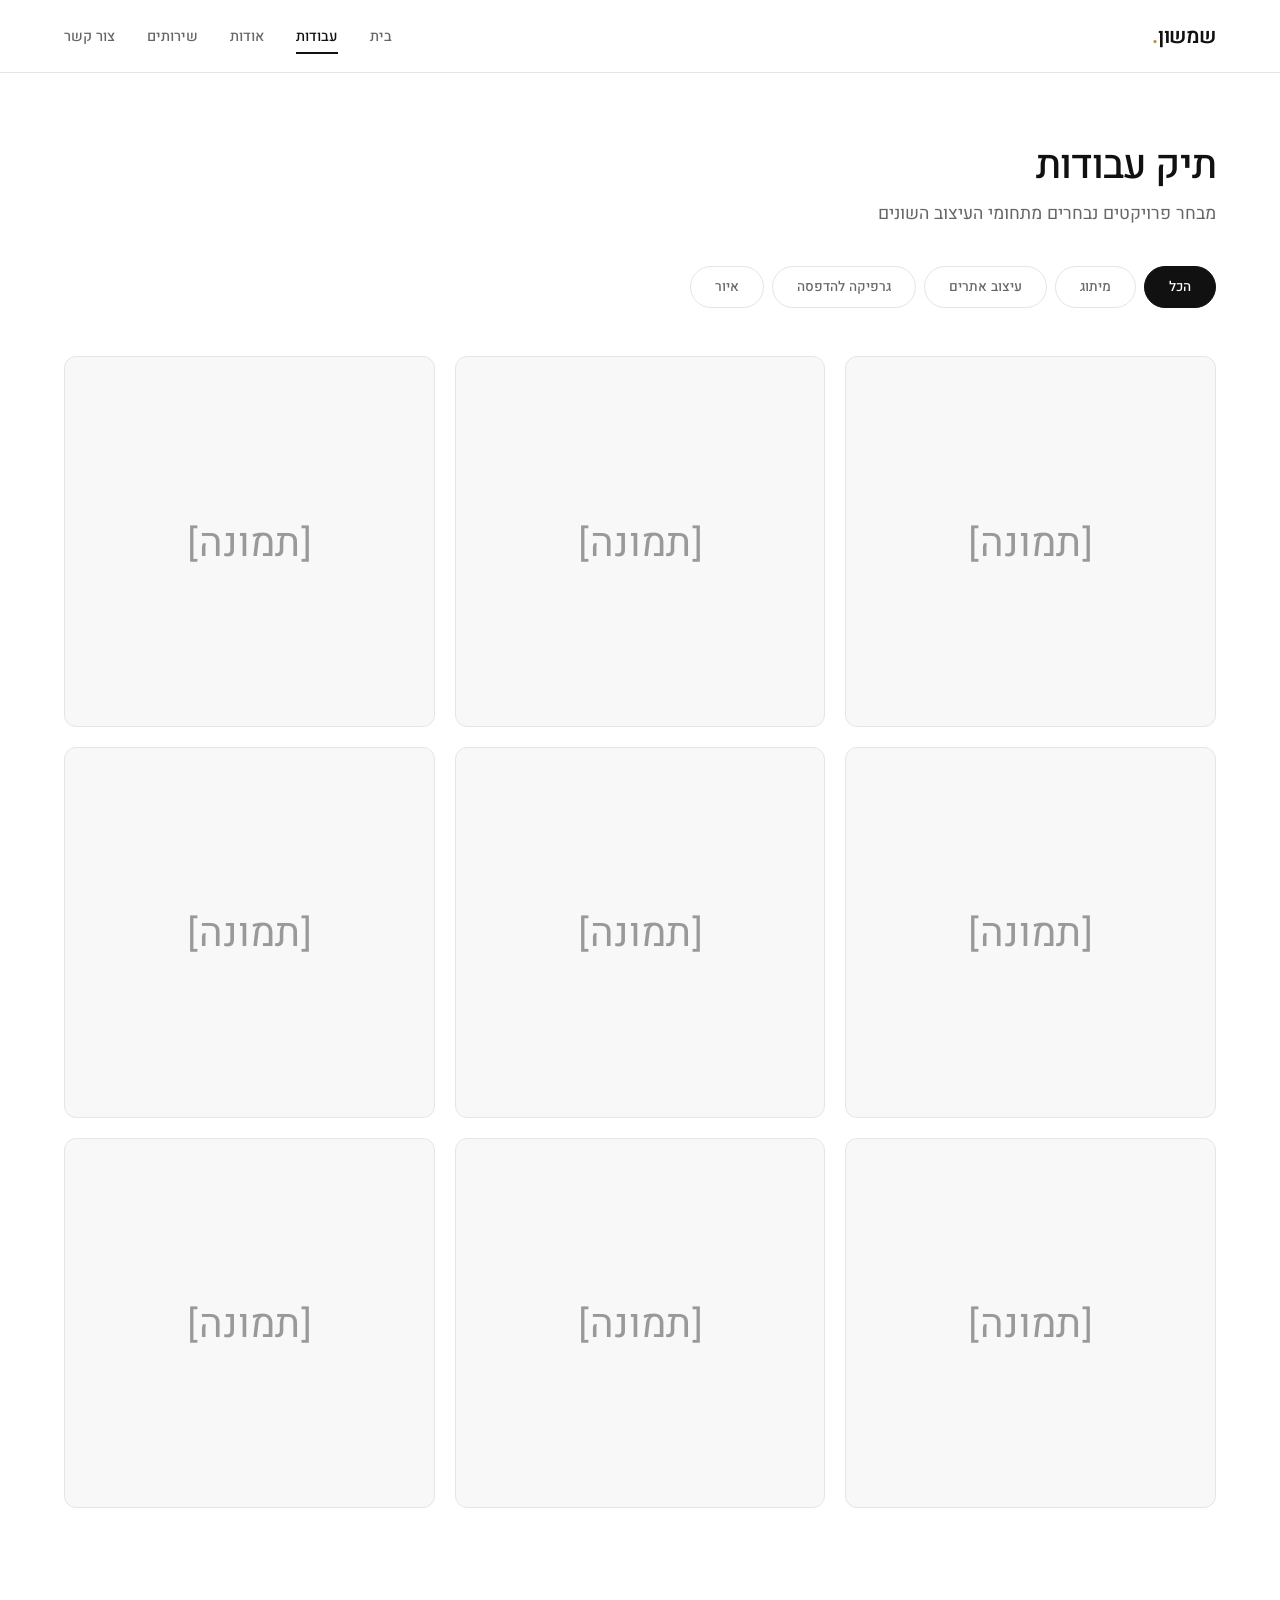
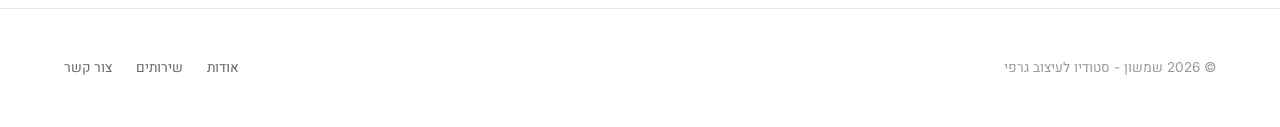
<file: works.html>
<!DOCTYPE html>
<html lang="he" dir="rtl">
<head>
  <meta charset="UTF-8">
  <meta name="viewport" content="width=device-width, initial-scale=1.0">
  <meta name="description" content="תיק העבודות של סטודיו שמשון - מיתוג, עיצוב אתרים, גרפיקה להדפסה ואיור.">
  <title>עבודות - שמשון</title>
  <link rel="preconnect" href="https://fonts.googleapis.com">
  <link rel="preconnect" href="https://fonts.gstatic.com" crossorigin>
  <link href="https://fonts.googleapis.com/css2?family=Inter:wght@300;400;500;600&family=Heebo:wght@300;400;500;600&display=swap" rel="stylesheet">
  <link rel="stylesheet" href="css/style.css">
</head>
<body>
  <header class="header">
    <div class="container header-inner">
      <a href="index.html" class="logo">שמשון<span>.</span></a>
      <button class="menu-toggle" aria-label="תפריט ניווט">
        <span></span>
        <span></span>
        <span></span>
      </button>
      <nav class="nav" role="navigation">
        <a href="index.html">בית</a>
        <a href="works.html" class="active">עבודות</a>
        <a href="about.html">אודות</a>
        <a href="services.html">שירותים</a>
        <a href="contact.html">צור קשר</a>
      </nav>
    </div>
  </header>

  <main>
    <section class="section" style="padding-top: 140px;">
      <div class="container">
        <div class="fade-in">
          <h1 class="section-title">תיק עבודות</h1>
          <p class="section-subtitle" style="margin-bottom: 40px;">מבחר פרויקטים נבחרים מתחומי העיצוב השונים</p>
        </div>

        <div class="filter-bar fade-in" id="filterBar"></div>

        <div class="works-grid" id="worksGrid">
          <a href="case-study.html?project=1" class="work-card" data-category="branding">
            <div class="work-card-image">[תמונה]</div>
            <div class="work-card-overlay">
              <div class="category">מיתוג</div>
              <div class="title">מותג טבעוני</div>
            </div>
          </a>
          <a href="case-study.html?project=2" class="work-card" data-category="web">
            <div class="work-card-image">[תמונה]</div>
            <div class="work-card-overlay">
              <div class="category">עיצוב אתרים</div>
              <div class="title">פלטפורמת למידה</div>
            </div>
          </a>
          <a href="case-study.html?project=3" class="work-card" data-category="print">
            <div class="work-card-image">[תמונה]</div>
            <div class="work-card-overlay">
              <div class="category">גרפיקה להדפסה</div>
              <div class="title">קמפיין עונתי</div>
            </div>
          </a>
          <a href="case-study.html?project=4" class="work-card" data-category="illustration">
            <div class="work-card-image">[תמונה]</div>
            <div class="work-card-overlay">
              <div class="category">איור</div>
              <div class="title">סדרת איורים</div>
            </div>
          </a>
          <a href="case-study.html?project=5" class="work-card" data-category="branding">
            <div class="work-card-image">[תמונה]</div>
            <div class="work-card-overlay">
              <div class="category">מיתוג</div>
              <div class="title">חנות אופנה</div>
            </div>
          </a>
          <a href="case-study.html?project=6" class="work-card" data-category="web">
            <div class="work-card-image">[תמונה]</div>
            <div class="work-card-overlay">
              <div class="category">עיצוב אתרים</div>
              <div class="title">אתר מסחר</div>
            </div>
          </a>
          <a href="case-study.html?project=7" class="work-card" data-category="print">
            <div class="work-card-image">[תמונה]</div>
            <div class="work-card-overlay">
              <div class="category">גרפיקה להדפסה</div>
              <div class="title">השקת מוצר</div>
            </div>
          </a>
          <a href="case-study.html?project=8" class="work-card" data-category="illustration">
            <div class="work-card-image">[תמונה]</div>
            <div class="work-card-overlay">
              <div class="category">איור</div>
              <div class="title">איור קונספט</div>
            </div>
          </a>
          <a href="case-study.html?project=9" class="work-card" data-category="branding">
            <div class="work-card-image">[תמונה]</div>
            <div class="work-card-overlay">
              <div class="category">מיתוג</div>
              <div class="title">רשת בתי קפה</div>
            </div>
          </a>
        </div>
      </div>
    </section>
  </main>

  <footer class="footer">
    <div class="container footer-inner">
      <div class="footer-copyright">&copy; 2026 שמשון - סטודיו לעיצוב גרפי</div>
      <div class="footer-links">
        <a href="about.html">אודות</a>
        <a href="services.html">שירותים</a>
        <a href="contact.html">צור קשר</a>
      </div>
    </div>
  </footer>

  <script src="js/data.js"></script>
  <script src="js/main.js"></script>
</body>
</html>
</file>
<file: css/style.css>
:root {
  --color-bg: #ffffff;
  --color-bg-alt: #f8f8f8;
  --color-text: #111111;
  --color-text-secondary: #666666;
  --color-text-light: #999999;
  --color-accent: #b8944c;
  --color-accent-hover: #a3833e;
  --color-border: #e5e5e5;
  --color-card-bg: #ffffff;
  --color-overlay: rgba(0,0,0,0.03);
  --font-primary: 'Inter', -apple-system, BlinkMacSystemFont, 'Segoe UI', sans-serif;
  --font-hebrew: 'Inter', 'Heebo', -apple-system, BlinkMacSystemFont, 'Segoe UI', sans-serif;
  --max-width: 1200px;
  --max-width-narrow: 800px;
  --transition: 0.3s cubic-bezier(0.25, 0.46, 0.45, 0.94);
  --border-radius: 12px;
  --border-radius-sm: 6px;
}

*, *::before, *::after {
  margin: 0;
  padding: 0;
  box-sizing: border-box;
}

html {
  direction: rtl;
  scroll-behavior: smooth;
  -webkit-font-smoothing: antialiased;
  -moz-osx-font-smoothing: grayscale;
}

body {
  font-family: var(--font-hebrew);
  color: var(--color-text);
  background: var(--color-bg);
  line-height: 1.6;
  font-size: 16px;
  overflow-x: hidden;
}

img {
  max-width: 100%;
  height: auto;
  display: block;
}

a {
  color: inherit;
  text-decoration: none;
  transition: var(--transition);
}

ul {
  list-style: none;
}

.container {
  max-width: var(--max-width);
  margin: 0 auto;
  padding: 0 24px;
}

.container-narrow {
  max-width: var(--max-width-narrow);
  margin: 0 auto;
  padding: 0 24px;
}

.section {
  padding: 100px 0;
}

.section-alt {
  background: var(--color-bg-alt);
}

.section-title {
  font-size: 2.5rem;
  font-weight: 500;
  letter-spacing: -0.02em;
  margin-bottom: 12px;
  line-height: 1.2;
}

.section-subtitle {
  font-size: 1.1rem;
  color: var(--color-text-secondary);
  max-width: 600px;
  line-height: 1.5;
}

.text-center {
  text-align: center;
}

.text-center .section-subtitle {
  margin: 0 auto;
}

.sr-only {
  position: absolute;
  width: 1px;
  height: 1px;
  padding: 0;
  margin: -1px;
  overflow: hidden;
  clip: rect(0,0,0,0);
  border: 0;
}

.btn {
  display: inline-flex;
  align-items: center;
  justify-content: center;
  gap: 8px;
  padding: 14px 32px;
  font-family: var(--font-hebrew);
  font-size: 0.95rem;
  font-weight: 500;
  border: 1px solid transparent;
  border-radius: var(--border-radius-sm);
  cursor: pointer;
  transition: var(--transition);
  line-height: 1;
}

.btn-primary {
  background: var(--color-text);
  color: var(--color-bg);
  border-color: var(--color-text);
}

.btn-primary:hover {
  background: var(--color-accent);
  border-color: var(--color-accent);
}

.btn-outline {
  background: transparent;
  color: var(--color-text);
  border-color: var(--color-border);
}

.btn-outline:hover {
  border-color: var(--color-text);
}

.btn-large {
  padding: 18px 40px;
  font-size: 1.05rem;
}

/* Header & Navigation */
.header {
  position: fixed;
  top: 0;
  left: 0;
  right: 0;
  z-index: 1000;
  background: rgba(255,255,255,0.92);
  backdrop-filter: blur(12px);
  -webkit-backdrop-filter: blur(12px);
  border-bottom: 1px solid var(--color-border);
  transition: var(--transition);
}

.header-inner {
  display: flex;
  align-items: center;
  justify-content: space-between;
  height: 72px;
}

.logo {
  font-size: 1.3rem;
  font-weight: 600;
  letter-spacing: -0.02em;
}

.logo span {
  color: var(--color-accent);
}

.nav {
  display: flex;
  align-items: center;
  gap: 32px;
}

.nav a {
  font-size: 0.9rem;
  font-weight: 500;
  color: var(--color-text-secondary);
  position: relative;
  padding: 4px 0;
}

.nav a::after {
  content: '';
  position: absolute;
  bottom: -2px;
  left: 0;
  right: 0;
  height: 1.5px;
  background: var(--color-text);
  transform: scaleX(0);
  transform-origin: right;
  transition: transform 0.3s ease;
}

.nav a:hover {
  color: var(--color-text);
}

.nav a:hover::after,
.nav a.active::after {
  transform: scaleX(1);
}

.nav a.active {
  color: var(--color-text);
}

.menu-toggle {
  display: none;
  background: none;
  border: none;
  cursor: pointer;
  width: 32px;
  height: 24px;
  position: relative;
  z-index: 1001;
}

.menu-toggle span {
  display: block;
  width: 100%;
  height: 2px;
  background: var(--color-text);
  position: absolute;
  left: 0;
  transition: var(--transition);
}

.menu-toggle span:nth-child(1) { top: 0; }
.menu-toggle span:nth-child(2) { top: 11px; }
.menu-toggle span:nth-child(3) { top: 22px; }

.menu-toggle.open span:nth-child(1) {
  top: 11px;
  transform: rotate(45deg);
}

.menu-toggle.open span:nth-child(2) {
  opacity: 0;
}

.menu-toggle.open span:nth-child(3) {
  top: 11px;
  transform: rotate(-45deg);
}

/* Hero */
.hero {
  min-height: 100vh;
  display: flex;
  align-items: center;
  padding: 120px 0 80px;
  position: relative;
}

.hero-content {
  max-width: 800px;
}

.hero-tag {
  font-size: 0.85rem;
  font-weight: 500;
  color: var(--color-accent);
  letter-spacing: 0.1em;
  text-transform: uppercase;
  margin-bottom: 20px;
  display: block;
}

.hero-title {
  font-size: 4rem;
  font-weight: 500;
  letter-spacing: -0.03em;
  line-height: 1.1;
  margin-bottom: 24px;
}

.hero-title em {
  font-style: normal;
  color: var(--color-accent);
}

.hero-subtitle {
  font-size: 1.2rem;
  color: var(--color-text-secondary);
  line-height: 1.6;
  max-width: 560px;
  margin-bottom: 40px;
}

.hero-actions {
  display: flex;
  gap: 16px;
  flex-wrap: wrap;
}

/* Featured Projects Grid */
.projects-grid {
  display: grid;
  grid-template-columns: repeat(2, 1fr);
  gap: 24px;
  margin-top: 60px;
}

.project-card {
  position: relative;
  border-radius: var(--border-radius);
  overflow: hidden;
  background: var(--color-bg-alt);
  aspect-ratio: 4 / 3;
  display: flex;
  flex-direction: column;
  cursor: pointer;
  border: 1px solid var(--color-border);
  transition: var(--transition);
}

.project-card:hover {
  transform: translateY(-4px);
  box-shadow: 0 20px 40px rgba(0,0,0,0.06);
}

.project-card-image {
  flex: 1;
  background: var(--color-border);
  display: flex;
  align-items: center;
  justify-content: center;
  overflow: hidden;
}

.project-card-image {
  position: relative;
}
.project-card-image img {
  position: absolute;
  top: 0;
  left: 0;
  width: 100%;
  height: 100%;
  object-fit: contain;
  display: block;
  padding: 12px;
  box-sizing: border-box;
}

.project-card-image .placeholder {
  width: 100%;
  height: 100%;
  display: flex;
  align-items: center;
  justify-content: center;
  font-size: 3rem;
  color: var(--color-text-light);
  font-weight: 300;
}

.project-card-info {
  padding: 20px 24px;
  background: var(--color-card-bg);
  border-top: 1px solid var(--color-border);
}

.project-card-category {
  font-size: 0.75rem;
  font-weight: 500;
  color: var(--color-accent);
  letter-spacing: 0.05em;
  text-transform: uppercase;
  margin-bottom: 4px;
}

.project-card-title {
  font-size: 1.05rem;
  font-weight: 500;
  margin-bottom: 4px;
}

.project-card-description {
  font-size: 0.85rem;
  color: var(--color-text-secondary);
}

/* CTA Section */
.cta-section {
  text-align: center;
  padding: 120px 0;
  background: var(--color-bg-alt);
}

.cta-title {
  font-size: 2.8rem;
  font-weight: 500;
  letter-spacing: -0.02em;
  margin-bottom: 16px;
}

.cta-subtitle {
  font-size: 1.1rem;
  color: var(--color-text-secondary);
  max-width: 500px;
  margin: 0 auto 36px;
}

/* Filter Bar */
.filter-bar {
  display: flex;
  gap: 8px;
  margin-bottom: 48px;
  flex-wrap: wrap;
}

.filter-btn {
  padding: 10px 24px;
  font-family: var(--font-hebrew);
  font-size: 0.85rem;
  font-weight: 500;
  border: 1px solid var(--color-border);
  border-radius: 100px;
  background: transparent;
  cursor: pointer;
  transition: var(--transition);
  color: var(--color-text-secondary);
}

.filter-btn:hover {
  border-color: var(--color-text);
  color: var(--color-text);
}

.filter-btn.active {
  background: var(--color-text);
  color: var(--color-bg);
  border-color: var(--color-text);
}

/* Works Grid */
.works-grid {
  display: grid;
  grid-template-columns: repeat(3, 1fr);
  gap: 20px;
}

.work-card {
  position: relative;
  border-radius: var(--border-radius);
  overflow: hidden;
  background: var(--color-bg-alt);
  aspect-ratio: 1 / 1;
  border: 1px solid var(--color-border);
  cursor: pointer;
  transition: var(--transition);
}

.work-card:hover {
  transform: translateY(-3px);
  box-shadow: 0 15px 30px rgba(0,0,0,0.06);
}

.work-card-image {
  width: 100%;
  height: 100%;
  display: flex;
  align-items: center;
  justify-content: center;
  font-size: 2.5rem;
  color: var(--color-text-light);
  overflow: hidden;
}

.work-card-image {
  position: relative;
}
.work-card-image img {
  position: absolute;
  top: 0;
  left: 0;
  width: 100%;
  height: 100%;
  object-fit: contain;
  display: block;
  padding: 8px;
  box-sizing: border-box;
}

.work-card-overlay {
  position: absolute;
  bottom: 0;
  left: 0;
  right: 0;
  padding: 24px;
  background: linear-gradient(transparent, rgba(0,0,0,0.7));
  color: #fff;
  transform: translateY(10px);
  opacity: 0;
  transition: var(--transition);
}

.work-card:hover .work-card-overlay {
  transform: translateY(0);
  opacity: 1;
}

.work-card-overlay .category {
  font-size: 0.75rem;
  font-weight: 500;
  text-transform: uppercase;
  letter-spacing: 0.05em;
  margin-bottom: 4px;
}

.work-card-overlay .title {
  font-size: 1rem;
  font-weight: 500;
}

/* Case Study Page */
.case-hero {
  padding: 160px 0 80px;
}

.case-tag {
  font-size: 0.85rem;
  font-weight: 500;
  color: var(--color-accent);
  text-transform: uppercase;
  letter-spacing: 0.1em;
  margin-bottom: 16px;
  display: block;
}

.case-title {
  font-size: 3.2rem;
  font-weight: 500;
  letter-spacing: -0.02em;
  line-height: 1.15;
  margin-bottom: 20px;
  max-width: 700px;
}

.case-meta {
  display: flex;
  gap: 40px;
  margin-top: 12px;
}

.case-meta-item {
  font-size: 0.9rem;
}

.case-meta-item strong {
  display: block;
  font-weight: 500;
  color: var(--color-text);
  margin-bottom: 2px;
}

.case-meta-item span {
  color: var(--color-text-secondary);
}

.case-image-large {
  width: 100%;
  height: 500px;
  background: var(--color-bg-alt);
  border-radius: var(--border-radius);
  display: flex;
  align-items: center;
  justify-content: center;
  font-size: 3rem;
  color: var(--color-text-light);
  border: 1px solid var(--color-border);
  margin-bottom: 80px;
  overflow: hidden;
}

.case-image-large img {
  width: 100%;
  height: 100%;
  object-fit: contain;
  display: block;
}

.case-content {
  max-width: 700px;
  margin: 0 auto;
}

.case-section {
  margin-bottom: 60px;
}

.case-section h2 {
  font-size: 1.6rem;
  font-weight: 500;
  margin-bottom: 16px;
}

.case-section p {
  font-size: 1.05rem;
  color: var(--color-text-secondary);
  line-height: 1.8;
}

.case-section p + p {
  margin-top: 16px;
}

.case-results {
  display: grid;
  grid-template-columns: repeat(3, 1fr);
  gap: 24px;
  margin-top: 32px;
}

.case-result-item {
  text-align: center;
  padding: 32px 20px;
  background: var(--color-bg-alt);
  border-radius: var(--border-radius);
  border: 1px solid var(--color-border);
}

.case-result-item .number {
  font-size: 2.2rem;
  font-weight: 600;
  color: var(--color-accent);
  display: block;
  margin-bottom: 6px;
}

.case-result-item .label {
  font-size: 0.9rem;
  color: var(--color-text-secondary);
}

.case-nav {
  display: flex;
  justify-content: space-between;
  padding: 60px 0;
  border-top: 1px solid var(--color-border);
  margin-top: 40px;
}

.case-nav a {
  font-size: 0.95rem;
  font-weight: 500;
  color: var(--color-text-secondary);
}

.case-nav a:hover {
  color: var(--color-text);
}

/* About Page */
.about-section {
  padding: 160px 0 100px;
}

.about-grid {
  display: grid;
  grid-template-columns: 1fr 1fr;
  gap: 80px;
  align-items: start;
}

.about-text .about-title {
  font-size: 2.5rem;
  font-weight: 500;
  letter-spacing: -0.02em;
  margin-bottom: 24px;
}

.about-text p {
  font-size: 1.05rem;
  color: var(--color-text-secondary);
  line-height: 1.8;
  margin-bottom: 20px;
}

.about-tools h3 {
  font-size: 1.1rem;
  font-weight: 500;
  margin-bottom: 24px;
  color: var(--color-text);
}

.tools-grid {
  display: grid;
  grid-template-columns: repeat(2, 1fr);
  gap: 12px;
}

.tool-item {
  display: flex;
  align-items: center;
  gap: 10px;
  padding: 14px 18px;
  background: var(--color-bg-alt);
  border-radius: var(--border-radius-sm);
  border: 1px solid var(--color-border);
  font-size: 0.9rem;
  font-weight: 500;
}

.tool-item .tool-icon {
  width: 28px;
  height: 28px;
  background: var(--color-border);
  border-radius: 4px;
  display: flex;
  align-items: center;
  justify-content: center;
  font-size: 0.8rem;
  color: var(--color-text-secondary);
}

.about-bio {
  margin-top: 80px;
  padding: 48px;
  background: var(--color-bg-alt);
  border-radius: var(--border-radius);
  border: 1px solid var(--color-border);
}

.about-bio h3 {
  font-size: 1.1rem;
  font-weight: 500;
  margin-bottom: 12px;
}

.about-bio p {
  color: var(--color-text-secondary);
  line-height: 1.8;
}

/* Services Page */
.services-page {
  padding: 160px 0 100px;
}

.services-intro {
  max-width: 600px;
  margin-bottom: 80px;
}

.services-intro h1 {
  font-size: 2.5rem;
  font-weight: 500;
  letter-spacing: -0.02em;
  margin-bottom: 16px;
}

.services-intro p {
  color: var(--color-text-secondary);
  font-size: 1.1rem;
  line-height: 1.6;
}

.process-steps {
  display: grid;
  grid-template-columns: repeat(auto-fit, minmax(180px, 1fr));
  gap: 32px;
  margin-top: 48px;
}

.process-step {
  text-align: center;
  padding: 40px 24px;
  border-radius: var(--border-radius);
  border: 1px solid var(--color-border);
  transition: var(--transition);
}

.process-step:hover {
  border-color: var(--color-text);
}

.process-step .step-number {
  width: 48px;
  height: 48px;
  border-radius: 50%;
  background: var(--color-text);
  color: var(--color-bg);
  display: flex;
  align-items: center;
  justify-content: center;
  font-size: 1.1rem;
  font-weight: 600;
  margin: 0 auto 16px;
}

.process-step h3 {
  font-size: 1rem;
  font-weight: 500;
  margin-bottom: 8px;
}

.process-step p {
  font-size: 0.85rem;
  color: var(--color-text-secondary);
  line-height: 1.6;
}

.client-section {
  margin-top: 80px;
  padding: 60px;
  background: var(--color-bg-alt);
  border-radius: var(--border-radius);
  border: 1px solid var(--color-border);
  text-align: center;
}

.client-section h2 {
  font-size: 1.6rem;
  font-weight: 500;
  margin-bottom: 16px;
}

.client-section p {
  color: var(--color-text-secondary);
  max-width: 500px;
  margin: 0 auto 28px;
  line-height: 1.7;
}

/* Contact Page */
.contact-page {
  padding: 160px 0 100px;
}

.contact-grid {
  display: grid;
  grid-template-columns: 1fr 1fr;
  gap: 80px;
}

.contact-info-section h1 {
  font-size: 2.5rem;
  font-weight: 500;
  letter-spacing: -0.02em;
  margin-bottom: 16px;
}

.contact-info-section > p {
  color: var(--color-text-secondary);
  font-size: 1.05rem;
  margin-bottom: 48px;
  line-height: 1.6;
}

.contact-details {
  display: flex;
  flex-direction: column;
  gap: 28px;
  margin-bottom: 48px;
}

.contact-detail-item {
  display: flex;
  align-items: flex-start;
  gap: 16px;
}

.contact-detail-item .icon {
  width: 44px;
  height: 44px;
  background: var(--color-bg-alt);
  border-radius: var(--border-radius-sm);
  border: 1px solid var(--color-border);
  display: flex;
  align-items: center;
  justify-content: center;
  flex-shrink: 0;
  font-size: 0.9rem;
  color: var(--color-accent);
}

.contact-detail-item .detail-label {
  font-size: 0.8rem;
  color: var(--color-text-light);
  text-transform: uppercase;
  letter-spacing: 0.05em;
  margin-bottom: 2px;
}

.contact-detail-item .detail-value {
  font-size: 1rem;
  font-weight: 500;
}

.social-links {
  display: flex;
  gap: 12px;
}

.social-link {
  width: 44px;
  height: 44px;
  border-radius: var(--border-radius-sm);
  border: 1px solid var(--color-border);
  display: flex;
  align-items: center;
  justify-content: center;
  font-size: 0.8rem;
  font-weight: 500;
  color: var(--color-text-secondary);
  transition: var(--transition);
}

.social-link:hover {
  border-color: var(--color-text);
  color: var(--color-text);
  background: var(--color-bg-alt);
}

/* Contact Form */
.contact-form {
  display: flex;
  flex-direction: column;
  gap: 20px;
}

.form-group {
  display: flex;
  flex-direction: column;
  gap: 6px;
}

.form-group label {
  font-size: 0.85rem;
  font-weight: 500;
  color: var(--color-text);
}

.form-group input,
.form-group textarea {
  padding: 14px 18px;
  font-family: var(--font-hebrew);
  font-size: 0.95rem;
  border: 1px solid var(--color-border);
  border-radius: var(--border-radius-sm);
  background: var(--color-bg);
  transition: var(--transition);
  outline: none;
  color: var(--color-text);
}

.form-group input:focus,
.form-group textarea:focus {
  border-color: var(--color-text);
}

.form-group textarea {
  min-height: 160px;
  resize: vertical;
}

/* Footer */
.footer {
  padding: 48px 0;
  border-top: 1px solid var(--color-border);
}

.footer-inner {
  display: flex;
  align-items: center;
  justify-content: space-between;
}

.footer-copyright {
  font-size: 0.85rem;
  color: var(--color-text-light);
}

.footer-links {
  display: flex;
  gap: 24px;
}

.footer-links a {
  font-size: 0.85rem;
  color: var(--color-text-secondary);
}

.footer-links a:hover {
  color: var(--color-text);
}

/* Animations */
.fade-in {
  opacity: 0;
  transform: translateY(20px);
  transition: opacity 0.6s ease, transform 0.6s ease;
}

.fade-in.visible {
  opacity: 1;
  transform: translateY(0);
}

/* Responsive */
@media (max-width: 1024px) {
  .works-grid {
    grid-template-columns: repeat(2, 1fr);
  }

  .about-grid {
    gap: 48px;
  }
}

@media (max-width: 768px) {
  .section {
    padding: 60px 0;
  }

  .hero-title {
    font-size: 2.5rem;
  }

  .hero-subtitle {
    font-size: 1rem;
  }

  .section-title {
    font-size: 1.8rem;
  }

  .projects-grid {
    grid-template-columns: 1fr;
  }

  .works-grid {
    grid-template-columns: 1fr 1fr;
    gap: 12px;
  }

  .work-card-overlay {
    opacity: 1;
    transform: none;
    padding: 16px;
  }

  .work-card-overlay .title {
    font-size: 0.85rem;
  }

  .about-grid {
    grid-template-columns: 1fr;
    gap: 40px;
  }

  .tools-grid {
    grid-template-columns: repeat(2, 1fr);
  }

  .contact-grid {
    grid-template-columns: 1fr;
    gap: 48px;
  }

  .contact-info-section h1 {
    font-size: 1.8rem;
  }

  .case-title {
    font-size: 2rem;
  }

  .case-results {
    grid-template-columns: 1fr 1fr;
  }

  .case-meta {
    flex-direction: column;
    gap: 16px;
  }

  .process-steps {
    grid-template-columns: repeat(2, 1fr);
    gap: 16px;
  }

  .client-section {
    padding: 32px 24px;
  }

  .cta-title {
    font-size: 1.8rem;
  }

  .about-bio {
    padding: 28px;
  }

  .header-inner {
    height: 60px;
  }

  .nav {
    position: fixed;
    top: 0;
    left: 0;
    right: 0;
    bottom: 0;
    background: rgba(255,255,255,0.98);
    backdrop-filter: blur(20px);
    -webkit-backdrop-filter: blur(20px);
    flex-direction: column;
    justify-content: center;
    gap: 32px;
    opacity: 0;
    pointer-events: none;
    transition: var(--transition);
  }

  .nav.open {
    opacity: 1;
    pointer-events: all;
  }

  .nav a {
    font-size: 1.6rem;
  }

  .menu-toggle {
    display: block;
  }

  .footer-inner {
    flex-direction: column;
    gap: 16px;
    text-align: center;
  }
}

@media (max-width: 480px) {
  .container {
    padding: 0 16px;
  }

  .hero-title {
    font-size: 2rem;
  }

  .works-grid {
    grid-template-columns: 1fr;
  }

  .process-steps {
    grid-template-columns: 1fr;
  }

  .case-results {
    grid-template-columns: 1fr;
  }

  .tools-grid {
    grid-template-columns: 1fr;
  }

  .hero-actions {
    flex-direction: column;
  }

  .btn-large {
    width: 100%;
    text-align: center;
  }
}
</file>
<file: css/admin.css>
:root {
  --admin-bg: #f5f5f5;
  --admin-sidebar: #1a1a1a;
  --admin-sidebar-text: #ccc;
  --admin-sidebar-active: #b8944c;
  --admin-card: #ffffff;
  --admin-border: #e0e0e0;
  --admin-text: #222;
  --admin-text-secondary: #777;
  --admin-input-bg: #fafafa;
  --admin-success: #2ecc71;
  --admin-warning: #f39c12;
  --admin-danger: #e74c3c;
  --admin-font: 'Inter', 'Heebo', -apple-system, sans-serif;
}

.admin-body {
  margin: 0;
  padding: 0;
  font-family: var(--admin-font);
  background: var(--admin-bg);
  color: var(--admin-text);
  direction: rtl;
  display: flex;
  min-height: 100vh;
}

/* Login Overlay */
.login-overlay {
  position: fixed;
  top: 0;
  left: 0;
  right: 0;
  bottom: 0;
  background: rgba(0,0,0,0.85);
  display: flex;
  align-items: center;
  justify-content: center;
  z-index: 9999;
}

.login-overlay.hidden {
  display: none;
}

.login-box {
  background: #fff;
  padding: 48px 40px;
  border-radius: 12px;
  width: 360px;
  max-width: 90%;
  text-align: center;
}

.login-box h1 {
  font-size: 1.4rem;
  font-weight: 500;
  margin-bottom: 8px;
}

.login-box p {
  font-size: 0.9rem;
  color: var(--admin-text-secondary);
  margin-bottom: 28px;
}

.login-box input {
  width: 100%;
  padding: 14px 18px;
  font-family: var(--admin-font);
  font-size: 1rem;
  border: 1px solid var(--admin-border);
  border-radius: 6px;
  outline: none;
  margin-bottom: 16px;
  box-sizing: border-box;
  direction: ltr;
  text-align: left;
}

.login-box input:focus {
  border-color: var(--admin-sidebar-active);
}

.login-box .error {
  color: var(--admin-danger);
  font-size: 0.85rem;
  margin-bottom: 12px;
  display: none;
}

.login-box .error.show {
  display: block;
}

.login-box .hint {
  font-size: 0.75rem;
  color: var(--admin-text-secondary);
  margin-top: 12px;
  opacity: 0.7;
}

/* Sidebar */
.sidebar {
  width: 240px;
  background: var(--admin-sidebar);
  color: var(--admin-sidebar-text);
  display: flex;
  flex-direction: column;
  flex-shrink: 0;
  min-height: 100vh;
  position: sticky;
  top: 0;
  height: 100vh;
  overflow-y: auto;
}

.sidebar-header {
  padding: 24px 20px;
  border-bottom: 1px solid rgba(255,255,255,0.08);
}

.sidebar-header h2 {
  font-size: 1.1rem;
  font-weight: 600;
  color: #fff;
  margin: 0;
}

.sidebar-header span {
  color: var(--admin-sidebar-active);
}

.sidebar-nav {
  padding: 12px 0;
  flex: 1;
}

.sidebar-nav a {
  display: flex;
  align-items: center;
  gap: 12px;
  padding: 12px 20px;
  color: var(--admin-sidebar-text);
  text-decoration: none;
  font-size: 0.9rem;
  font-weight: 500;
  transition: 0.2s;
  border-right: 3px solid transparent;
}

.sidebar-nav a:hover {
  background: rgba(255,255,255,0.05);
  color: #fff;
}

.sidebar-nav a.active {
  background: rgba(255,255,255,0.08);
  color: var(--admin-sidebar-active);
  border-right-color: var(--admin-sidebar-active);
}

.sidebar-nav a .icon {
  width: 20px;
  text-align: center;
  font-size: 1rem;
}

/* Main Content */
.main-content {
  flex: 1;
  padding: 32px;
  overflow-y: auto;
  max-height: 100vh;
}

.page-header {
  display: flex;
  align-items: center;
  justify-content: space-between;
  margin-bottom: 32px;
  padding-bottom: 16px;
  border-bottom: 1px solid var(--admin-border);
}

.page-header h1 {
  font-size: 1.6rem;
  font-weight: 600;
  margin: 0;
}

.page-header .actions {
  display: flex;
  gap: 10px;
}

/* Sections */
.admin-section {
  display: none;
}

.admin-section.active {
  display: block;
}

/* Cards */
.admin-card {
  background: var(--admin-card);
  border-radius: 8px;
  border: 1px solid var(--admin-border);
  padding: 28px;
  margin-bottom: 24px;
}

.admin-card h2 {
  font-size: 1.1rem;
  font-weight: 600;
  margin: 0 0 20px;
  padding-bottom: 12px;
  border-bottom: 1px solid var(--admin-border);
}

/* Forms */
.form-group {
  margin-bottom: 18px;
}

.form-group label {
  display: block;
  font-size: 0.85rem;
  font-weight: 500;
  margin-bottom: 6px;
  color: var(--admin-text);
}

.form-group input,
.form-group textarea,
.form-group select {
  width: 100%;
  padding: 12px 16px;
  font-family: var(--admin-font);
  font-size: 0.9rem;
  border: 1px solid var(--admin-border);
  border-radius: 6px;
  background: var(--admin-input-bg);
  outline: none;
  box-sizing: border-box;
  transition: 0.2s;
}

.form-group input:focus,
.form-group textarea:focus,
.form-group select:focus {
  border-color: var(--admin-sidebar-active);
  background: #fff;
}

.form-group textarea {
  min-height: 100px;
  resize: vertical;
}

.form-row {
  display: grid;
  grid-template-columns: 1fr 1fr;
  gap: 16px;
}

.form-group .hint {
  font-size: 0.75rem;
  color: var(--admin-text-secondary);
  margin-top: 4px;
}

/* Buttons */
.btn {
  display: inline-flex;
  align-items: center;
  gap: 6px;
  padding: 10px 22px;
  font-family: var(--admin-font);
  font-size: 0.85rem;
  font-weight: 500;
  border: 1px solid var(--admin-border);
  border-radius: 6px;
  cursor: pointer;
  transition: 0.2s;
  background: #fff;
  color: var(--admin-text);
}

.btn:hover {
  background: var(--admin-input-bg);
}

.btn-primary {
  background: var(--admin-sidebar);
  color: #fff;
  border-color: var(--admin-sidebar);
}

.btn-primary:hover {
  background: #333;
}

.btn-success {
  background: var(--admin-success);
  color: #fff;
  border-color: var(--admin-success);
}

.btn-success:hover {
  opacity: 0.9;
}

.btn-danger {
  background: var(--admin-danger);
  color: #fff;
  border-color: var(--admin-danger);
}

.btn-danger:hover {
  opacity: 0.9;
}

.btn-warning {
  background: var(--admin-warning);
  color: #fff;
  border-color: var(--admin-warning);
}

.btn-warning:hover {
  opacity: 0.9;
}

.btn-sm {
  padding: 6px 14px;
  font-size: 0.8rem;
}

/* Projects Table */
.projects-table {
  width: 100%;
  border-collapse: collapse;
}

.projects-table th,
.projects-table td {
  padding: 12px 16px;
  text-align: right;
  border-bottom: 1px solid var(--admin-border);
  font-size: 0.9rem;
}

.projects-table th {
  font-weight: 600;
  color: var(--admin-text-secondary);
  font-size: 0.8rem;
  text-transform: uppercase;
  letter-spacing: 0.03em;
}

.projects-table tr:hover td {
  background: var(--admin-input-bg);
}

.projects-table .tag-badge {
  display: inline-block;
  padding: 3px 10px;
  border-radius: 100px;
  font-size: 0.75rem;
  font-weight: 500;
  background: #f0f0f0;
  color: var(--admin-text-secondary);
}

.projects-table .actions-cell {
  display: flex;
  gap: 6px;
}

/* Modal */
.modal-overlay {
  position: fixed;
  top: 0;
  left: 0;
  right: 0;
  bottom: 0;
  background: rgba(0,0,0,0.5);
  display: none;
  align-items: center;
  justify-content: center;
  z-index: 9000;
}

.modal-overlay.open {
  display: flex;
}

.modal {
  background: #fff;
  border-radius: 12px;
  width: 640px;
  max-width: 95%;
  max-height: 85vh;
  overflow-y: auto;
  padding: 32px;
}

.modal h2 {
  font-size: 1.2rem;
  font-weight: 600;
  margin: 0 0 24px;
}

.modal-actions {
  display: flex;
  gap: 10px;
  justify-content: flex-end;
  margin-top: 24px;
  padding-top: 16px;
  border-top: 1px solid var(--admin-border);
}

/* Toast notifications */
.toast {
  position: fixed;
  bottom: 24px;
  left: 50%;
  transform: translateX(-50%) translateY(100px);
  padding: 14px 28px;
  border-radius: 8px;
  font-size: 0.9rem;
  font-weight: 500;
  color: #fff;
  z-index: 99999;
  opacity: 0;
  transition: 0.3s;
  pointer-events: none;
}

.toast.show {
  opacity: 1;
  transform: translateX(-50%) translateY(0);
}

.toast.success {
  background: var(--admin-success);
}

.toast.error {
  background: var(--admin-danger);
}

.toast.info {
  background: var(--admin-sidebar-active);
}

/* Dashboard stats */
.stats-grid {
  display: grid;
  grid-template-columns: repeat(3, 1fr);
  gap: 16px;
  margin-bottom: 24px;
}

.stat-card {
  background: var(--admin-card);
  border: 1px solid var(--admin-border);
  border-radius: 8px;
  padding: 24px;
  text-align: center;
}

.stat-card .stat-number {
  font-size: 2rem;
  font-weight: 600;
  color: var(--admin-sidebar-active);
}

.stat-card .stat-label {
  font-size: 0.85rem;
  color: var(--admin-text-secondary);
  margin-top: 4px;
}

/* Export/Reset section */
.danger-zone {
  border-color: var(--admin-danger);
}

.danger-zone h2 {
  color: var(--admin-danger);
  border-bottom-color: rgba(231,76,60,0.2);
}

/* Responsive admin */
@media (max-width: 768px) {
  .sidebar {
    width: 60px;
  }

  .sidebar-header h2 {
    font-size: 0;
  }

  .sidebar-header h2::after {
    content: 'S';
    font-size: 1.3rem;
    color: var(--admin-sidebar-active);
  }

  .sidebar-nav a span:not(.icon) {
    display: none;
  }

  .sidebar-nav a {
    justify-content: center;
    padding: 14px;
  }

  .main-content {
    padding: 16px;
  }

  .form-row {
    grid-template-columns: 1fr;
  }

  .stats-grid {
    grid-template-columns: 1fr;
  }

  .page-header {
    flex-direction: column;
    gap: 12px;
    align-items: flex-start;
  }

  .projects-table {
    font-size: 0.8rem;
  }

  .projects-table .actions-cell {
    flex-direction: column;
  }
}
</file>
